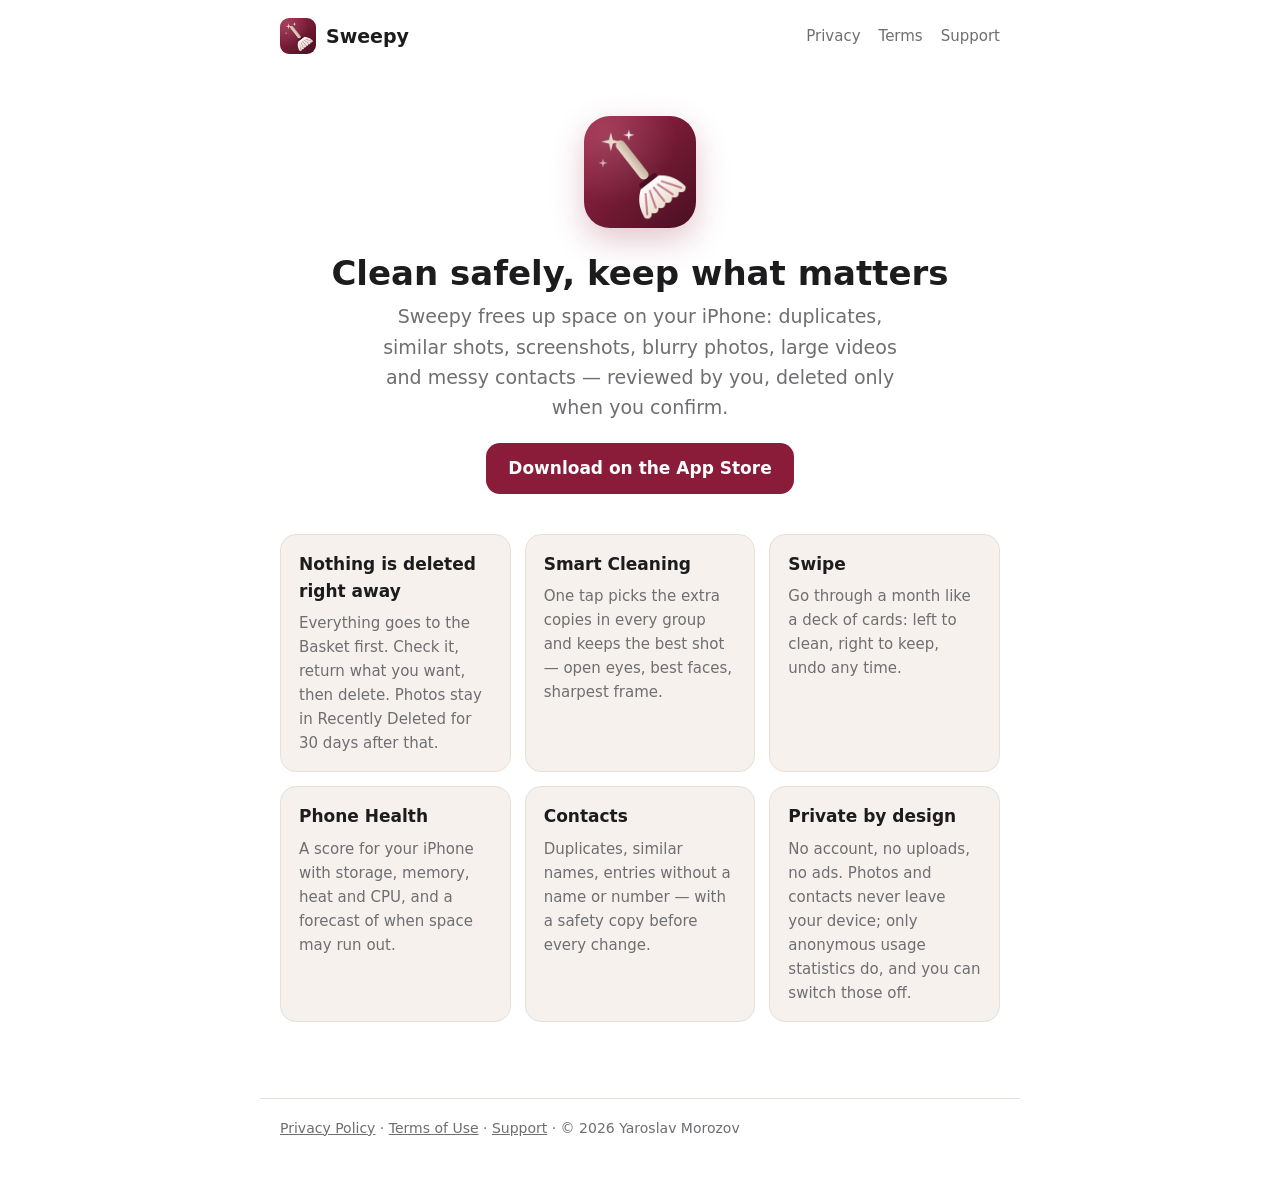
<file: index.html>
<!doctype html>
<html lang="en">
<head>
<meta charset="utf-8">
<meta name="viewport" content="width=device-width, initial-scale=1">
<title>Sweepy — Photo &amp; Storage Cleaner for iPhone</title>
<meta name="description" content="Sweepy finds duplicate and similar photos, screenshots and large videos on your iPhone. Nothing is deleted until you say so. Everything runs on your device.">
<link rel="stylesheet" href="style.css">
</head>
<body>
<header class="top">
  <a class="brand" href="index.html"><img src="icon.png" alt="" width="36" height="36"> Sweepy</a>
  <nav><a href="privacy.html">Privacy</a><a href="terms.html">Terms</a><a href="support.html">Support</a></nav>
</header>

<main>
<section class="hero">
  <img src="icon.png" alt="Sweepy icon">
  <h1>Clean safely, keep what matters</h1>
  <p>Sweepy frees up space on your iPhone: duplicates, similar shots, screenshots, blurry photos, large videos and messy contacts — reviewed by you, deleted only when you confirm.</p>
  <a class="button" href="APP_STORE_URL">Download on the App Store</a>
</section>

<div class="grid">
  <div class="card"><h3>Nothing is deleted right away</h3><p>Everything goes to the Basket first. Check it, return what you want, then delete. Photos stay in Recently Deleted for 30 days after that.</p></div>
  <div class="card"><h3>Smart Cleaning</h3><p>One tap picks the extra copies in every group and keeps the best shot — open eyes, best faces, sharpest frame.</p></div>
  <div class="card"><h3>Swipe</h3><p>Go through a month like a deck of cards: left to clean, right to keep, undo any time.</p></div>
  <div class="card"><h3>Phone Health</h3><p>A score for your iPhone with storage, memory, heat and CPU, and a forecast of when space may run out.</p></div>
  <div class="card"><h3>Contacts</h3><p>Duplicates, similar names, entries without a name or number — with a safety copy before every change.</p></div>
  <div class="card"><h3>Private by design</h3><p>No account, no uploads, no ads. Photos and contacts never leave your device; only anonymous usage statistics do, and you can switch those off.</p></div>
</div>
</main>

<footer><a href="privacy.html">Privacy Policy</a> · <a href="terms.html">Terms of Use</a> · <a href="support.html">Support</a> · © 2026 Yaroslav Morozov</footer>
</body>
</html>
</file>
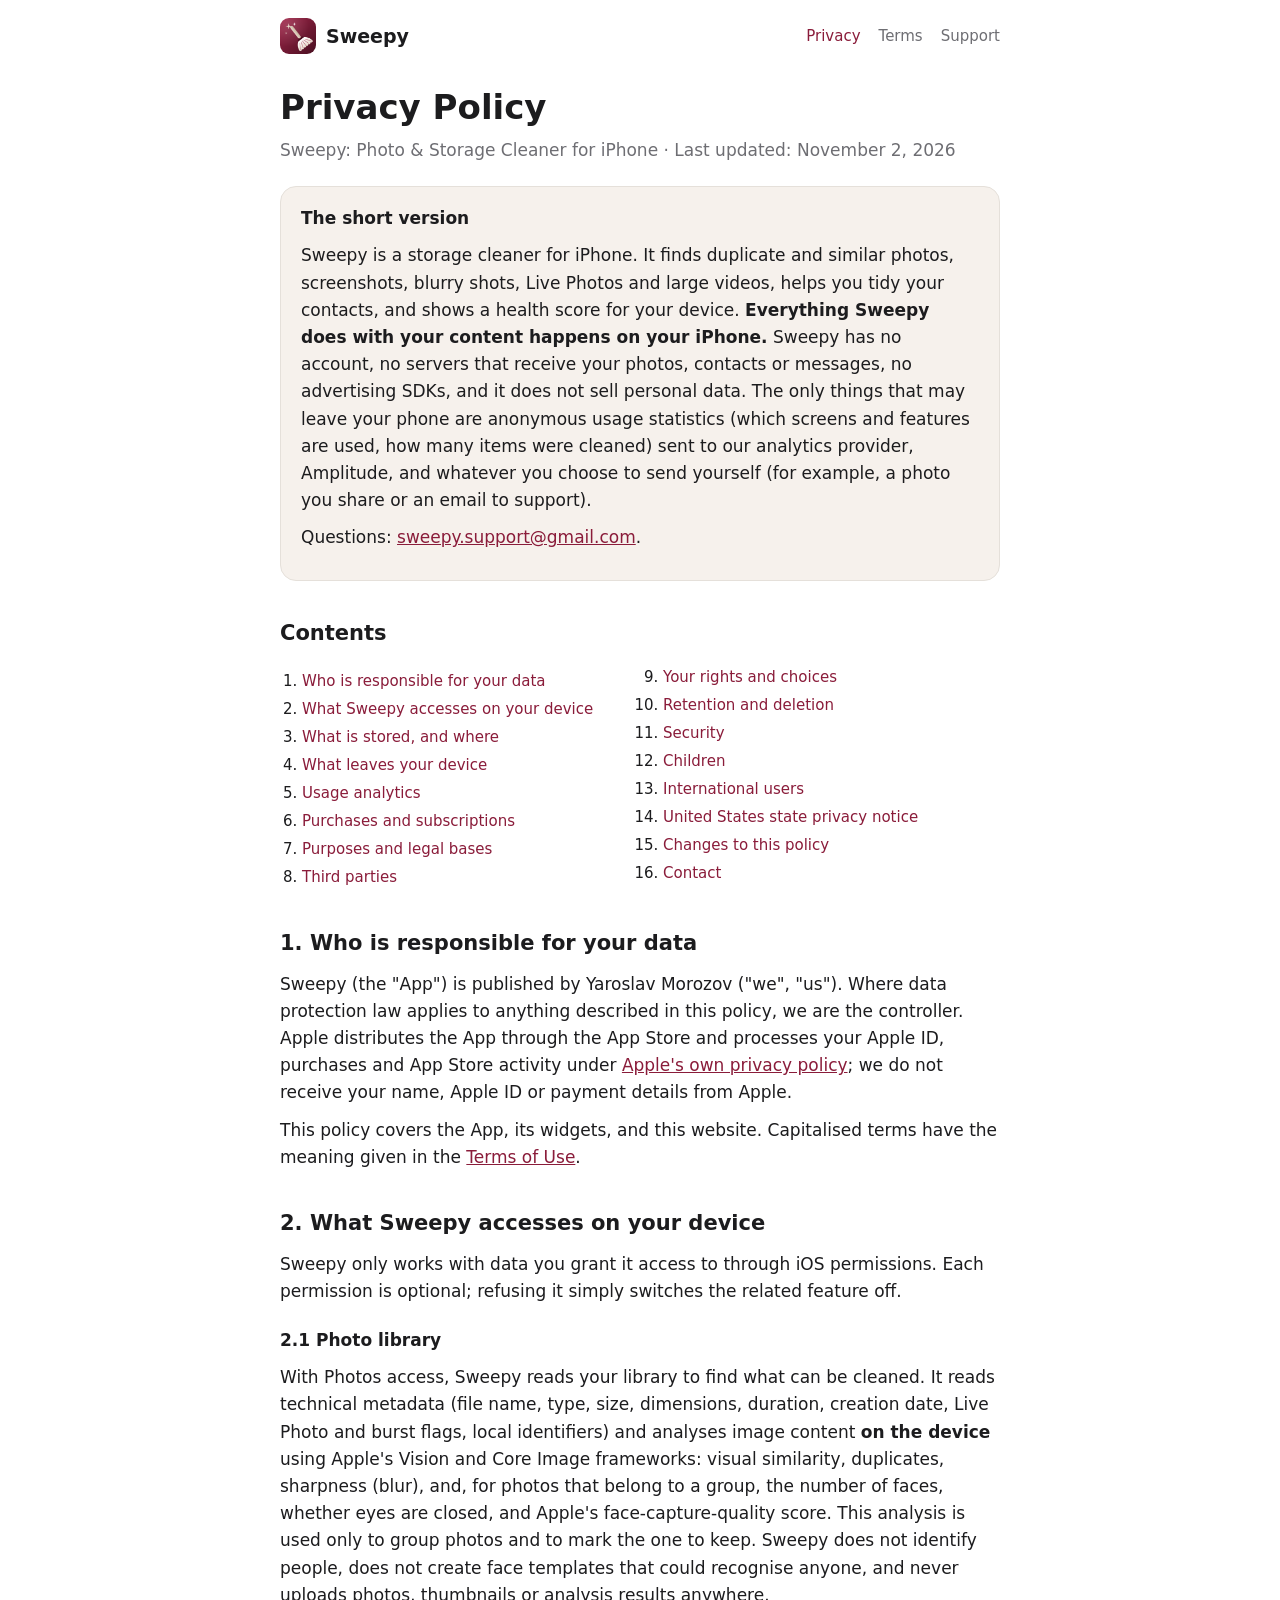
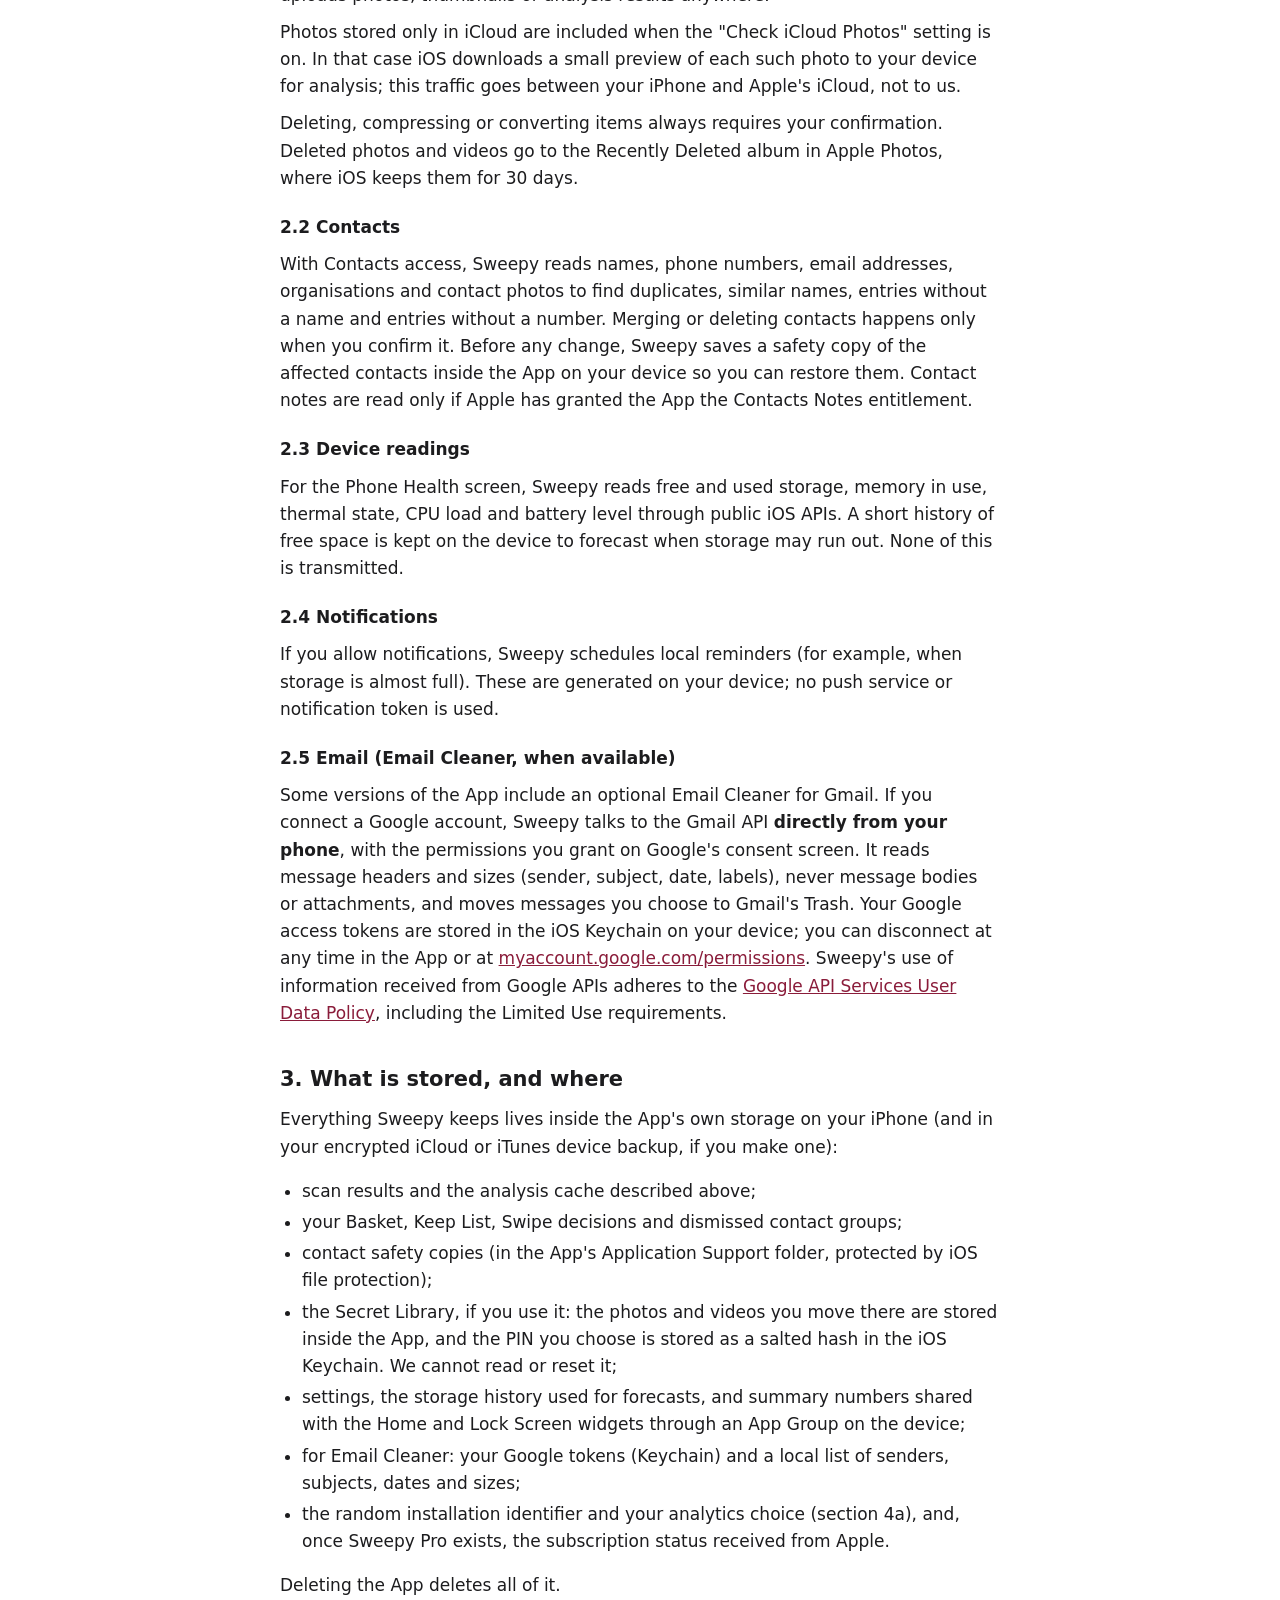
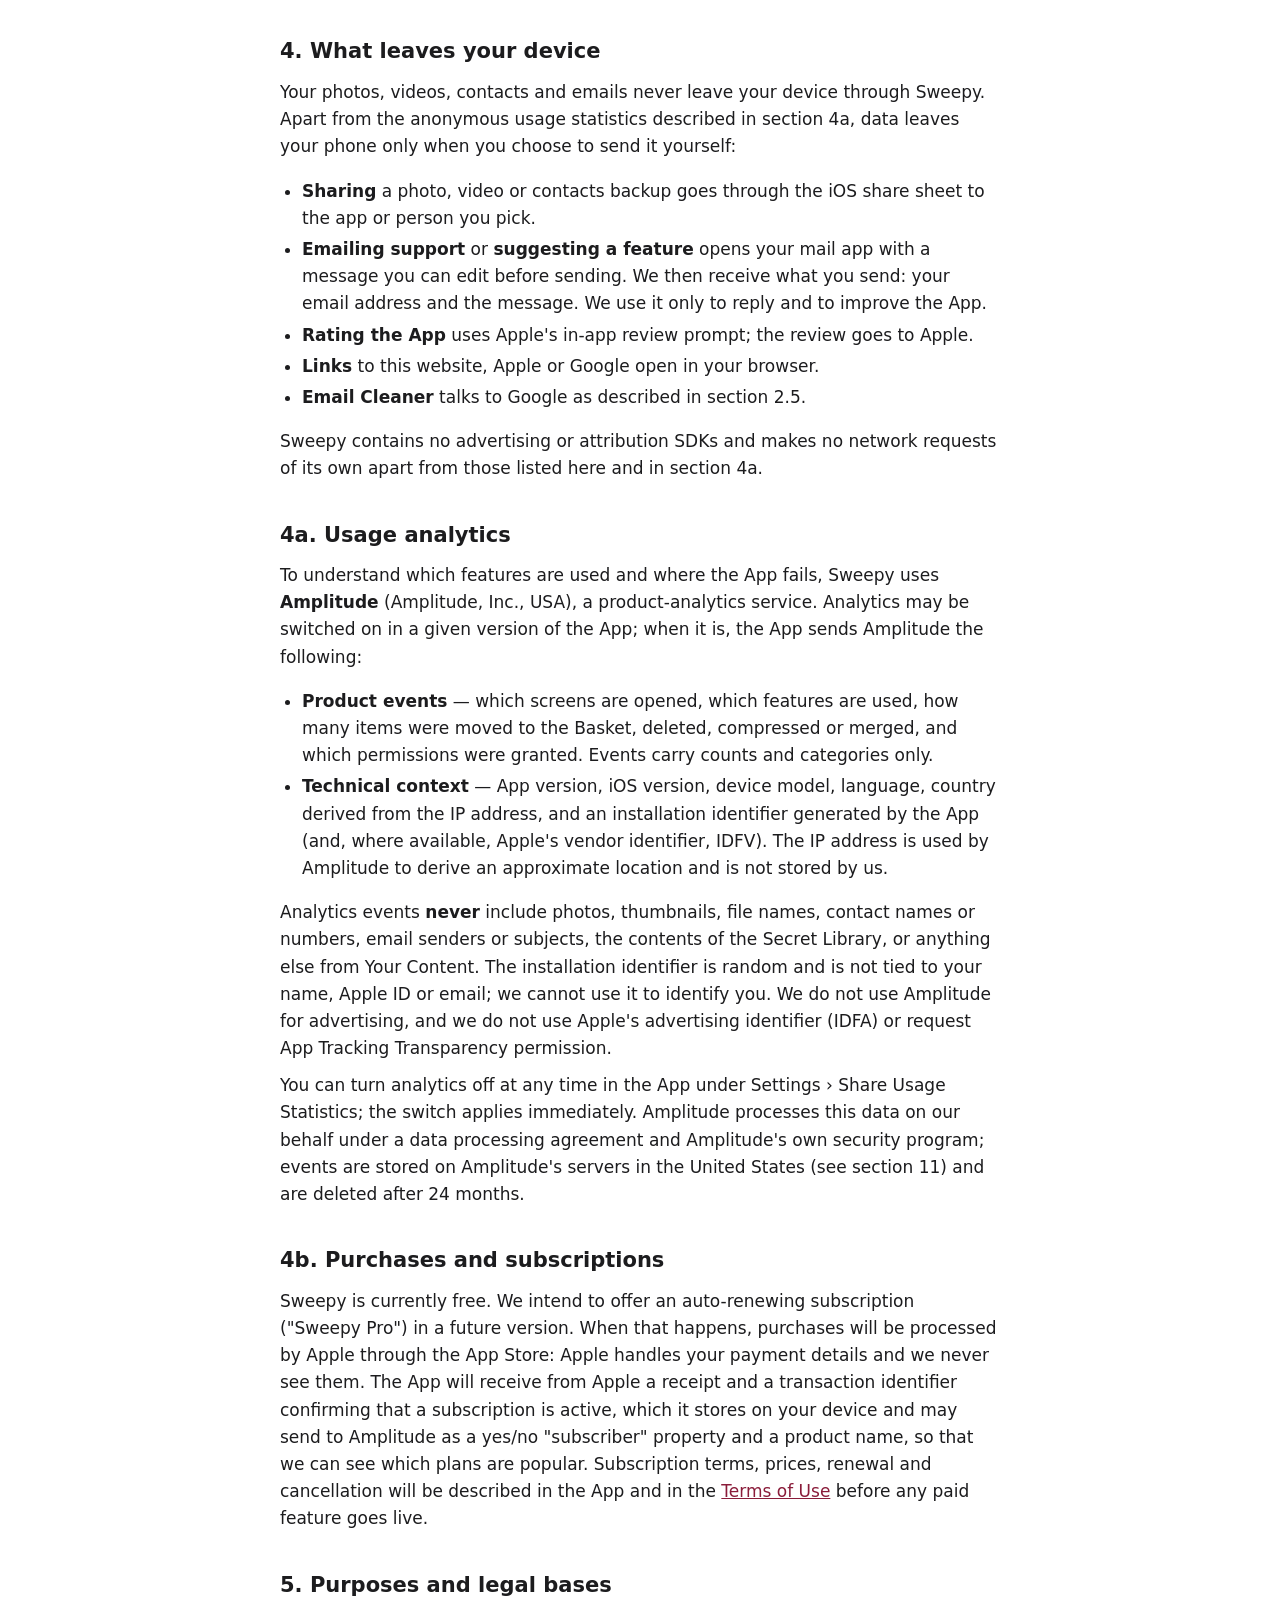
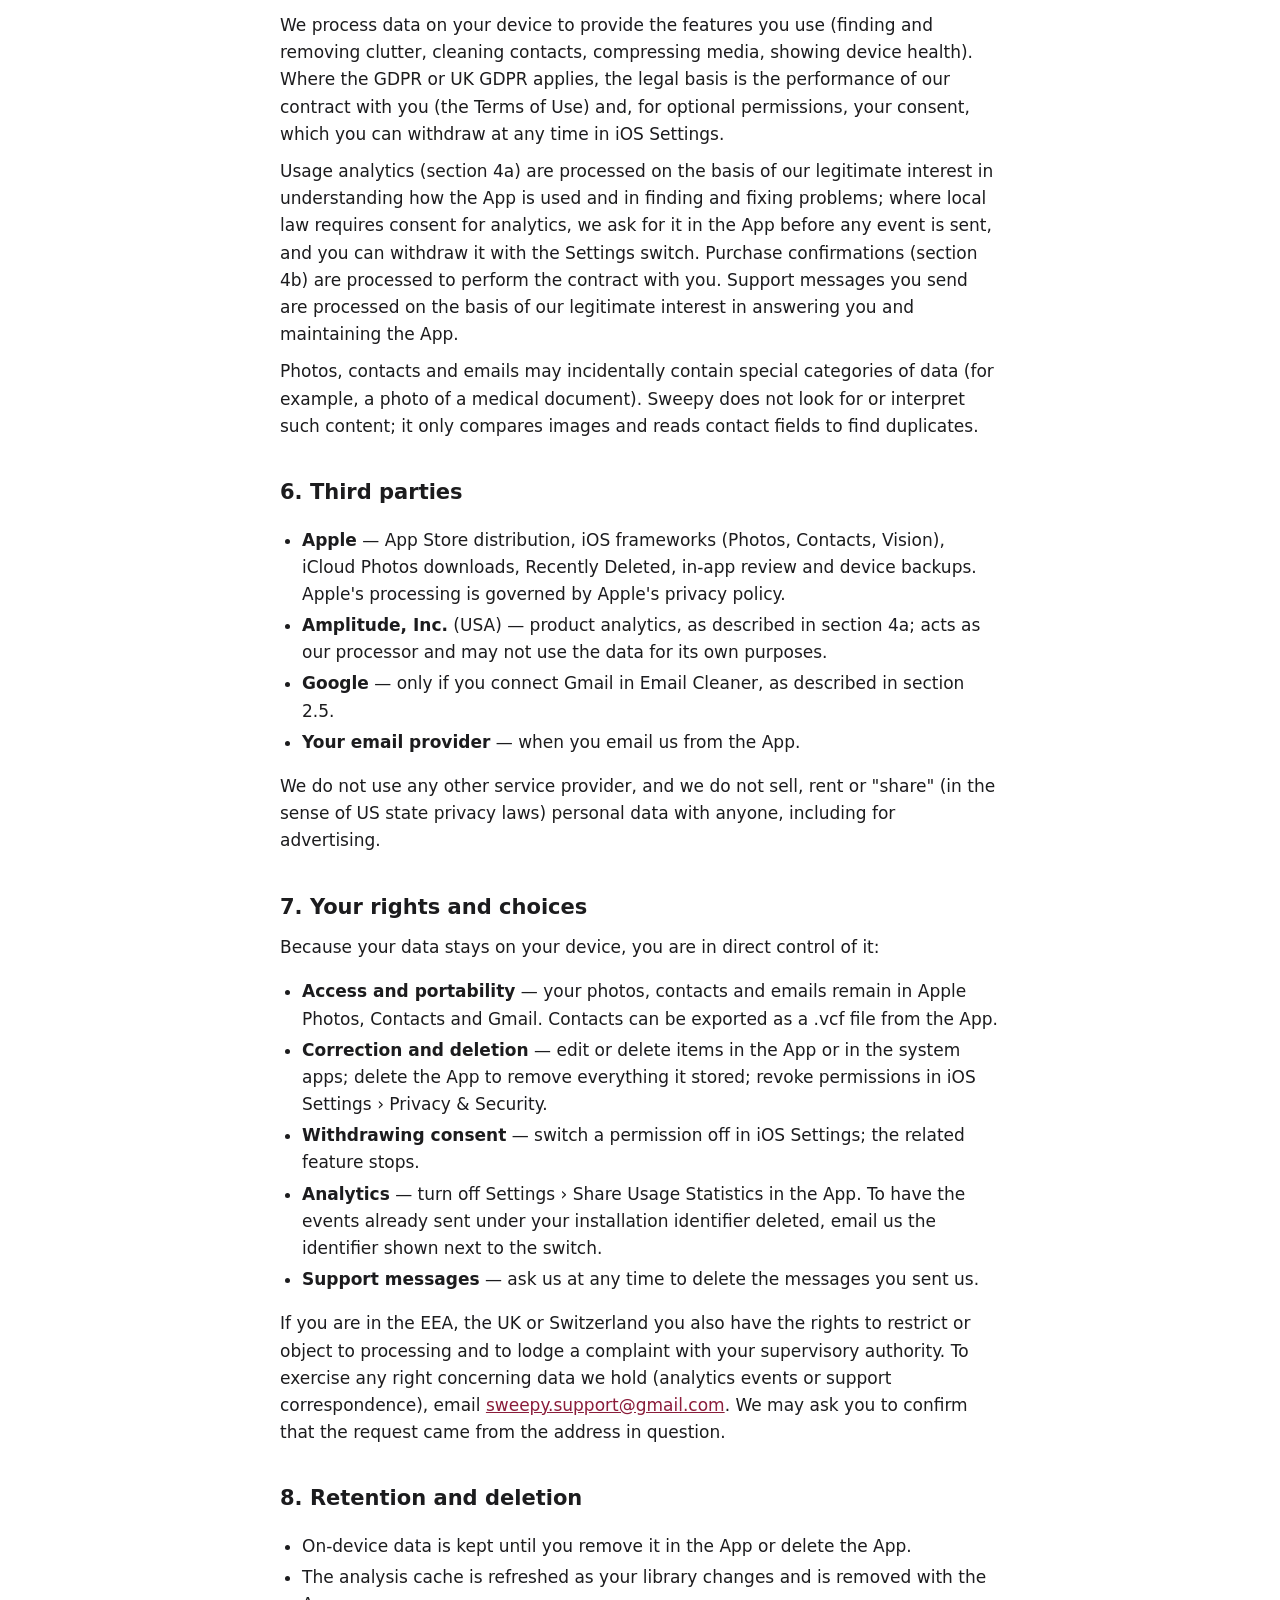
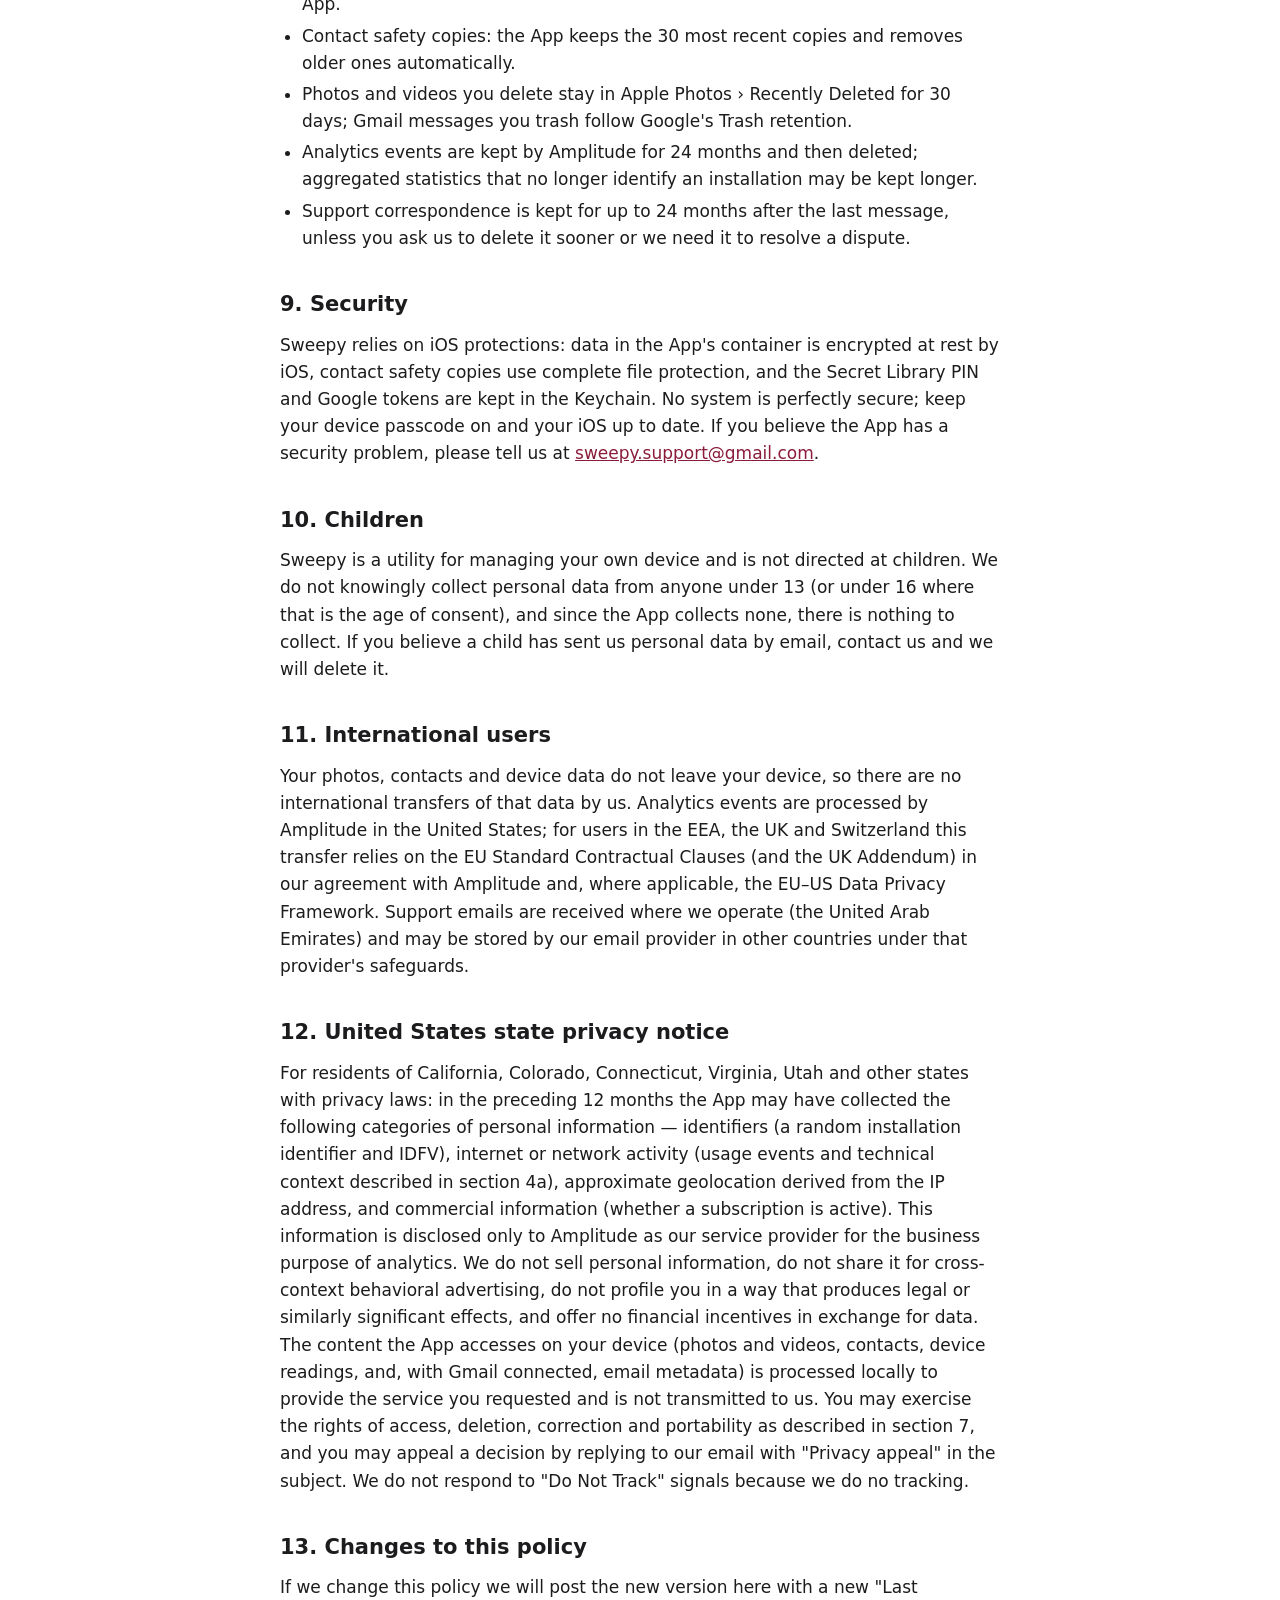
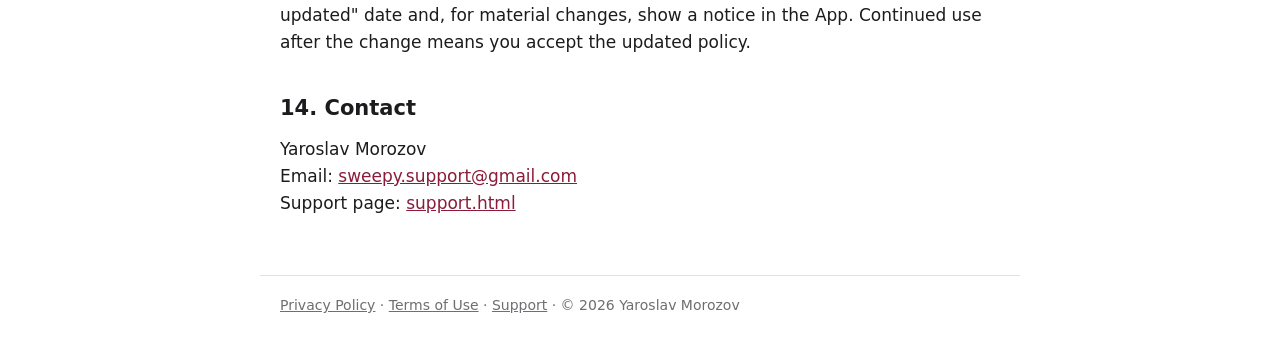
<file: privacy.html>
<!doctype html>
<html lang="en">
<head>
<meta charset="utf-8">
<meta name="viewport" content="width=device-width, initial-scale=1">
<title>Sweepy — Privacy Policy</title>
<link rel="stylesheet" href="style.css">
</head>
<body>
<header class="top">
  <a class="brand" href="index.html"><img src="icon.png" alt="" width="36" height="36"> Sweepy</a>
  <nav><a href="privacy.html" class="active">Privacy</a><a href="terms.html">Terms</a><a href="support.html">Support</a></nav>
</header>

<main>
<h1>Privacy Policy</h1>
<p class="muted">Sweepy: Photo &amp; Storage Cleaner for iPhone · Last updated: November 2, 2026</p>

<div class="box">
  <h2 class="box-title">The short version</h2>
  <p>Sweepy is a storage cleaner for iPhone. It finds duplicate and similar photos, screenshots, blurry shots, Live Photos and large videos, helps you tidy your contacts, and shows a health score for your device. <strong>Everything Sweepy does with your content happens on your iPhone.</strong> Sweepy has no account, no servers that receive your photos, contacts or messages, no advertising SDKs, and it does not sell personal data. The only things that may leave your phone are anonymous usage statistics (which screens and features are used, how many items were cleaned) sent to our analytics provider, Amplitude, and whatever you choose to send yourself (for example, a photo you share or an email to support).</p>
  <p>Questions: <a href="mailto:sweepy.support@gmail.com">sweepy.support@gmail.com</a>.</p>
</div>

<h2>Contents</h2>
<ol class="toc">
  <li><a href="#s1">Who is responsible for your data</a></li>
  <li><a href="#s2">What Sweepy accesses on your device</a></li>
  <li><a href="#s3">What is stored, and where</a></li>
  <li><a href="#s4">What leaves your device</a></li>
  <li><a href="#s4a">Usage analytics</a></li>
  <li><a href="#s4b">Purchases and subscriptions</a></li>
  <li><a href="#s5">Purposes and legal bases</a></li>
  <li><a href="#s6">Third parties</a></li>
  <li><a href="#s7">Your rights and choices</a></li>
  <li><a href="#s8">Retention and deletion</a></li>
  <li><a href="#s9">Security</a></li>
  <li><a href="#s10">Children</a></li>
  <li><a href="#s11">International users</a></li>
  <li><a href="#s12">United States state privacy notice</a></li>
  <li><a href="#s13">Changes to this policy</a></li>
  <li><a href="#s14">Contact</a></li>
</ol>

<h2 id="s1">1. Who is responsible for your data</h2>
<p>Sweepy (the "App") is published by Yaroslav Morozov ("we", "us"). Where data protection law applies to anything described in this policy, we are the controller. Apple distributes the App through the App Store and processes your Apple ID, purchases and App Store activity under <a href="https://www.apple.com/legal/privacy/">Apple's own privacy policy</a>; we do not receive your name, Apple ID or payment details from Apple.</p>
<p>This policy covers the App, its widgets, and this website. Capitalised terms have the meaning given in the <a href="terms.html">Terms of Use</a>.</p>

<h2 id="s2">2. What Sweepy accesses on your device</h2>
<p>Sweepy only works with data you grant it access to through iOS permissions. Each permission is optional; refusing it simply switches the related feature off.</p>

<h3>2.1 Photo library</h3>
<p>With Photos access, Sweepy reads your library to find what can be cleaned. It reads technical metadata (file name, type, size, dimensions, duration, creation date, Live Photo and burst flags, local identifiers) and analyses image content <strong>on the device</strong> using Apple's Vision and Core Image frameworks: visual similarity, duplicates, sharpness (blur), and, for photos that belong to a group, the number of faces, whether eyes are closed, and Apple's face-capture-quality score. This analysis is used only to group photos and to mark the one to keep. Sweepy does not identify people, does not create face templates that could recognise anyone, and never uploads photos, thumbnails or analysis results anywhere.</p>
<p>Photos stored only in iCloud are included when the "Check iCloud Photos" setting is on. In that case iOS downloads a small preview of each such photo to your device for analysis; this traffic goes between your iPhone and Apple's iCloud, not to us.</p>
<p>Deleting, compressing or converting items always requires your confirmation. Deleted photos and videos go to the Recently Deleted album in Apple Photos, where iOS keeps them for 30 days.</p>

<h3>2.2 Contacts</h3>
<p>With Contacts access, Sweepy reads names, phone numbers, email addresses, organisations and contact photos to find duplicates, similar names, entries without a name and entries without a number. Merging or deleting contacts happens only when you confirm it. Before any change, Sweepy saves a safety copy of the affected contacts inside the App on your device so you can restore them. Contact notes are read only if Apple has granted the App the Contacts Notes entitlement.</p>

<h3>2.3 Device readings</h3>
<p>For the Phone Health screen, Sweepy reads free and used storage, memory in use, thermal state, CPU load and battery level through public iOS APIs. A short history of free space is kept on the device to forecast when storage may run out. None of this is transmitted.</p>

<h3>2.4 Notifications</h3>
<p>If you allow notifications, Sweepy schedules local reminders (for example, when storage is almost full). These are generated on your device; no push service or notification token is used.</p>

<h3>2.5 Email (Email Cleaner, when available)</h3>
<p>Some versions of the App include an optional Email Cleaner for Gmail. If you connect a Google account, Sweepy talks to the Gmail API <strong>directly from your phone</strong>, with the permissions you grant on Google's consent screen. It reads message headers and sizes (sender, subject, date, labels), never message bodies or attachments, and moves messages you choose to Gmail's Trash. Your Google access tokens are stored in the iOS Keychain on your device; you can disconnect at any time in the App or at <a href="https://myaccount.google.com/permissions">myaccount.google.com/permissions</a>. Sweepy's use of information received from Google APIs adheres to the <a href="https://developers.google.com/terms/api-services-user-data-policy">Google API Services User Data Policy</a>, including the Limited Use requirements.</p>

<h2 id="s3">3. What is stored, and where</h2>
<p>Everything Sweepy keeps lives inside the App's own storage on your iPhone (and in your encrypted iCloud or iTunes device backup, if you make one):</p>
<ul>
  <li>scan results and the analysis cache described above;</li>
  <li>your Basket, Keep List, Swipe decisions and dismissed contact groups;</li>
  <li>contact safety copies (in the App's Application Support folder, protected by iOS file protection);</li>
  <li>the Secret Library, if you use it: the photos and videos you move there are stored inside the App, and the PIN you choose is stored as a salted hash in the iOS Keychain. We cannot read or reset it;</li>
  <li>settings, the storage history used for forecasts, and summary numbers shared with the Home and Lock Screen widgets through an App Group on the device;</li>
  <li>for Email Cleaner: your Google tokens (Keychain) and a local list of senders, subjects, dates and sizes;</li>
  <li>the random installation identifier and your analytics choice (section 4a), and, once Sweepy Pro exists, the subscription status received from Apple.</li>
</ul>
<p>Deleting the App deletes all of it.</p>

<h2 id="s4">4. What leaves your device</h2>
<p>Your photos, videos, contacts and emails never leave your device through Sweepy. Apart from the anonymous usage statistics described in section 4a, data leaves your phone only when you choose to send it yourself:</p>
<ul>
  <li><strong>Sharing</strong> a photo, video or contacts backup goes through the iOS share sheet to the app or person you pick.</li>
  <li><strong>Emailing support</strong> or <strong>suggesting a feature</strong> opens your mail app with a message you can edit before sending. We then receive what you send: your email address and the message. We use it only to reply and to improve the App.</li>
  <li><strong>Rating the App</strong> uses Apple's in-app review prompt; the review goes to Apple.</li>
  <li><strong>Links</strong> to this website, Apple or Google open in your browser.</li>
  <li><strong>Email Cleaner</strong> talks to Google as described in section 2.5.</li>
</ul>
<p>Sweepy contains no advertising or attribution SDKs and makes no network requests of its own apart from those listed here and in section 4a.</p>

<h2 id="s4a">4a. Usage analytics</h2>
<p>To understand which features are used and where the App fails, Sweepy uses <strong>Amplitude</strong> (Amplitude, Inc., USA), a product-analytics service. Analytics may be switched on in a given version of the App; when it is, the App sends Amplitude the following:</p>
<ul>
  <li><strong>Product events</strong> — which screens are opened, which features are used, how many items were moved to the Basket, deleted, compressed or merged, and which permissions were granted. Events carry counts and categories only.</li>
  <li><strong>Technical context</strong> — App version, iOS version, device model, language, country derived from the IP address, and an installation identifier generated by the App (and, where available, Apple's vendor identifier, IDFV). The IP address is used by Amplitude to derive an approximate location and is not stored by us.</li>
</ul>
<p>Analytics events <strong>never</strong> include photos, thumbnails, file names, contact names or numbers, email senders or subjects, the contents of the Secret Library, or anything else from Your Content. The installation identifier is random and is not tied to your name, Apple ID or email; we cannot use it to identify you. We do not use Amplitude for advertising, and we do not use Apple's advertising identifier (IDFA) or request App Tracking Transparency permission.</p>
<p>You can turn analytics off at any time in the App under Settings › Share Usage Statistics; the switch applies immediately. Amplitude processes this data on our behalf under a data processing agreement and Amplitude's own security program; events are stored on Amplitude's servers in the United States (see section 11) and are deleted after 24 months.</p>

<h2 id="s4b">4b. Purchases and subscriptions</h2>
<p>Sweepy is currently free. We intend to offer an auto-renewing subscription ("Sweepy Pro") in a future version. When that happens, purchases will be processed by Apple through the App Store: Apple handles your payment details and we never see them. The App will receive from Apple a receipt and a transaction identifier confirming that a subscription is active, which it stores on your device and may send to Amplitude as a yes/no "subscriber" property and a product name, so that we can see which plans are popular. Subscription terms, prices, renewal and cancellation will be described in the App and in the <a href="terms.html#t10">Terms of Use</a> before any paid feature goes live.</p>

<h2 id="s5">5. Purposes and legal bases</h2>
<p>We process data on your device to provide the features you use (finding and removing clutter, cleaning contacts, compressing media, showing device health). Where the GDPR or UK GDPR applies, the legal basis is the performance of our contract with you (the Terms of Use) and, for optional permissions, your consent, which you can withdraw at any time in iOS Settings.</p>
<p>Usage analytics (section 4a) are processed on the basis of our legitimate interest in understanding how the App is used and in finding and fixing problems; where local law requires consent for analytics, we ask for it in the App before any event is sent, and you can withdraw it with the Settings switch. Purchase confirmations (section 4b) are processed to perform the contract with you. Support messages you send are processed on the basis of our legitimate interest in answering you and maintaining the App.</p>
<p>Photos, contacts and emails may incidentally contain special categories of data (for example, a photo of a medical document). Sweepy does not look for or interpret such content; it only compares images and reads contact fields to find duplicates.</p>

<h2 id="s6">6. Third parties</h2>
<ul>
  <li><strong>Apple</strong> — App Store distribution, iOS frameworks (Photos, Contacts, Vision), iCloud Photos downloads, Recently Deleted, in-app review and device backups. Apple's processing is governed by Apple's privacy policy.</li>
  <li><strong>Amplitude, Inc.</strong> (USA) — product analytics, as described in section 4a; acts as our processor and may not use the data for its own purposes.</li>
  <li><strong>Google</strong> — only if you connect Gmail in Email Cleaner, as described in section 2.5.</li>
  <li><strong>Your email provider</strong> — when you email us from the App.</li>
</ul>
<p>We do not use any other service provider, and we do not sell, rent or "share" (in the sense of US state privacy laws) personal data with anyone, including for advertising.</p>

<h2 id="s7">7. Your rights and choices</h2>
<p>Because your data stays on your device, you are in direct control of it:</p>
<ul>
  <li><strong>Access and portability</strong> — your photos, contacts and emails remain in Apple Photos, Contacts and Gmail. Contacts can be exported as a .vcf file from the App.</li>
  <li><strong>Correction and deletion</strong> — edit or delete items in the App or in the system apps; delete the App to remove everything it stored; revoke permissions in iOS Settings › Privacy &amp; Security.</li>
  <li><strong>Withdrawing consent</strong> — switch a permission off in iOS Settings; the related feature stops.</li>
  <li><strong>Analytics</strong> — turn off Settings › Share Usage Statistics in the App. To have the events already sent under your installation identifier deleted, email us the identifier shown next to the switch.</li>
  <li><strong>Support messages</strong> — ask us at any time to delete the messages you sent us.</li>
</ul>
<p>If you are in the EEA, the UK or Switzerland you also have the rights to restrict or object to processing and to lodge a complaint with your supervisory authority. To exercise any right concerning data we hold (analytics events or support correspondence), email <a href="mailto:sweepy.support@gmail.com">sweepy.support@gmail.com</a>. We may ask you to confirm that the request came from the address in question.</p>

<h2 id="s8">8. Retention and deletion</h2>
<ul>
  <li>On-device data is kept until you remove it in the App or delete the App.</li>
  <li>The analysis cache is refreshed as your library changes and is removed with the App.</li>
  <li>Contact safety copies: the App keeps the 30 most recent copies and removes older ones automatically.</li>
  <li>Photos and videos you delete stay in Apple Photos › Recently Deleted for 30 days; Gmail messages you trash follow Google's Trash retention.</li>
  <li>Analytics events are kept by Amplitude for 24 months and then deleted; aggregated statistics that no longer identify an installation may be kept longer.</li>
  <li>Support correspondence is kept for up to 24 months after the last message, unless you ask us to delete it sooner or we need it to resolve a dispute.</li>
</ul>

<h2 id="s9">9. Security</h2>
<p>Sweepy relies on iOS protections: data in the App's container is encrypted at rest by iOS, contact safety copies use complete file protection, and the Secret Library PIN and Google tokens are kept in the Keychain. No system is perfectly secure; keep your device passcode on and your iOS up to date. If you believe the App has a security problem, please tell us at <a href="mailto:sweepy.support@gmail.com">sweepy.support@gmail.com</a>.</p>

<h2 id="s10">10. Children</h2>
<p>Sweepy is a utility for managing your own device and is not directed at children. We do not knowingly collect personal data from anyone under 13 (or under 16 where that is the age of consent), and since the App collects none, there is nothing to collect. If you believe a child has sent us personal data by email, contact us and we will delete it.</p>

<h2 id="s11">11. International users</h2>
<p>Your photos, contacts and device data do not leave your device, so there are no international transfers of that data by us. Analytics events are processed by Amplitude in the United States; for users in the EEA, the UK and Switzerland this transfer relies on the EU Standard Contractual Clauses (and the UK Addendum) in our agreement with Amplitude and, where applicable, the EU–US Data Privacy Framework. Support emails are received where we operate (the United Arab Emirates) and may be stored by our email provider in other countries under that provider's safeguards.</p>

<h2 id="s12">12. United States state privacy notice</h2>
<p>For residents of California, Colorado, Connecticut, Virginia, Utah and other states with privacy laws: in the preceding 12 months the App may have collected the following categories of personal information — identifiers (a random installation identifier and IDFV), internet or network activity (usage events and technical context described in section 4a), approximate geolocation derived from the IP address, and commercial information (whether a subscription is active). This information is disclosed only to Amplitude as our service provider for the business purpose of analytics. We do not sell personal information, do not share it for cross-context behavioral advertising, do not profile you in a way that produces legal or similarly significant effects, and offer no financial incentives in exchange for data. The content the App accesses on your device (photos and videos, contacts, device readings, and, with Gmail connected, email metadata) is processed locally to provide the service you requested and is not transmitted to us. You may exercise the rights of access, deletion, correction and portability as described in section 7, and you may appeal a decision by replying to our email with "Privacy appeal" in the subject. We do not respond to "Do Not Track" signals because we do no tracking.</p>

<h2 id="s13">13. Changes to this policy</h2>
<p>If we change this policy we will post the new version here with a new "Last updated" date and, for material changes, show a notice in the App. Continued use after the change means you accept the updated policy.</p>

<h2 id="s14">14. Contact</h2>
<p>Yaroslav Morozov<br>Email: <a href="mailto:sweepy.support@gmail.com">sweepy.support@gmail.com</a><br>Support page: <a href="support.html">support.html</a></p>
</main>

<footer><a href="privacy.html">Privacy Policy</a> · <a href="terms.html">Terms of Use</a> · <a href="support.html">Support</a> · © 2026 Yaroslav Morozov</footer>
</body>
</html>
</file>
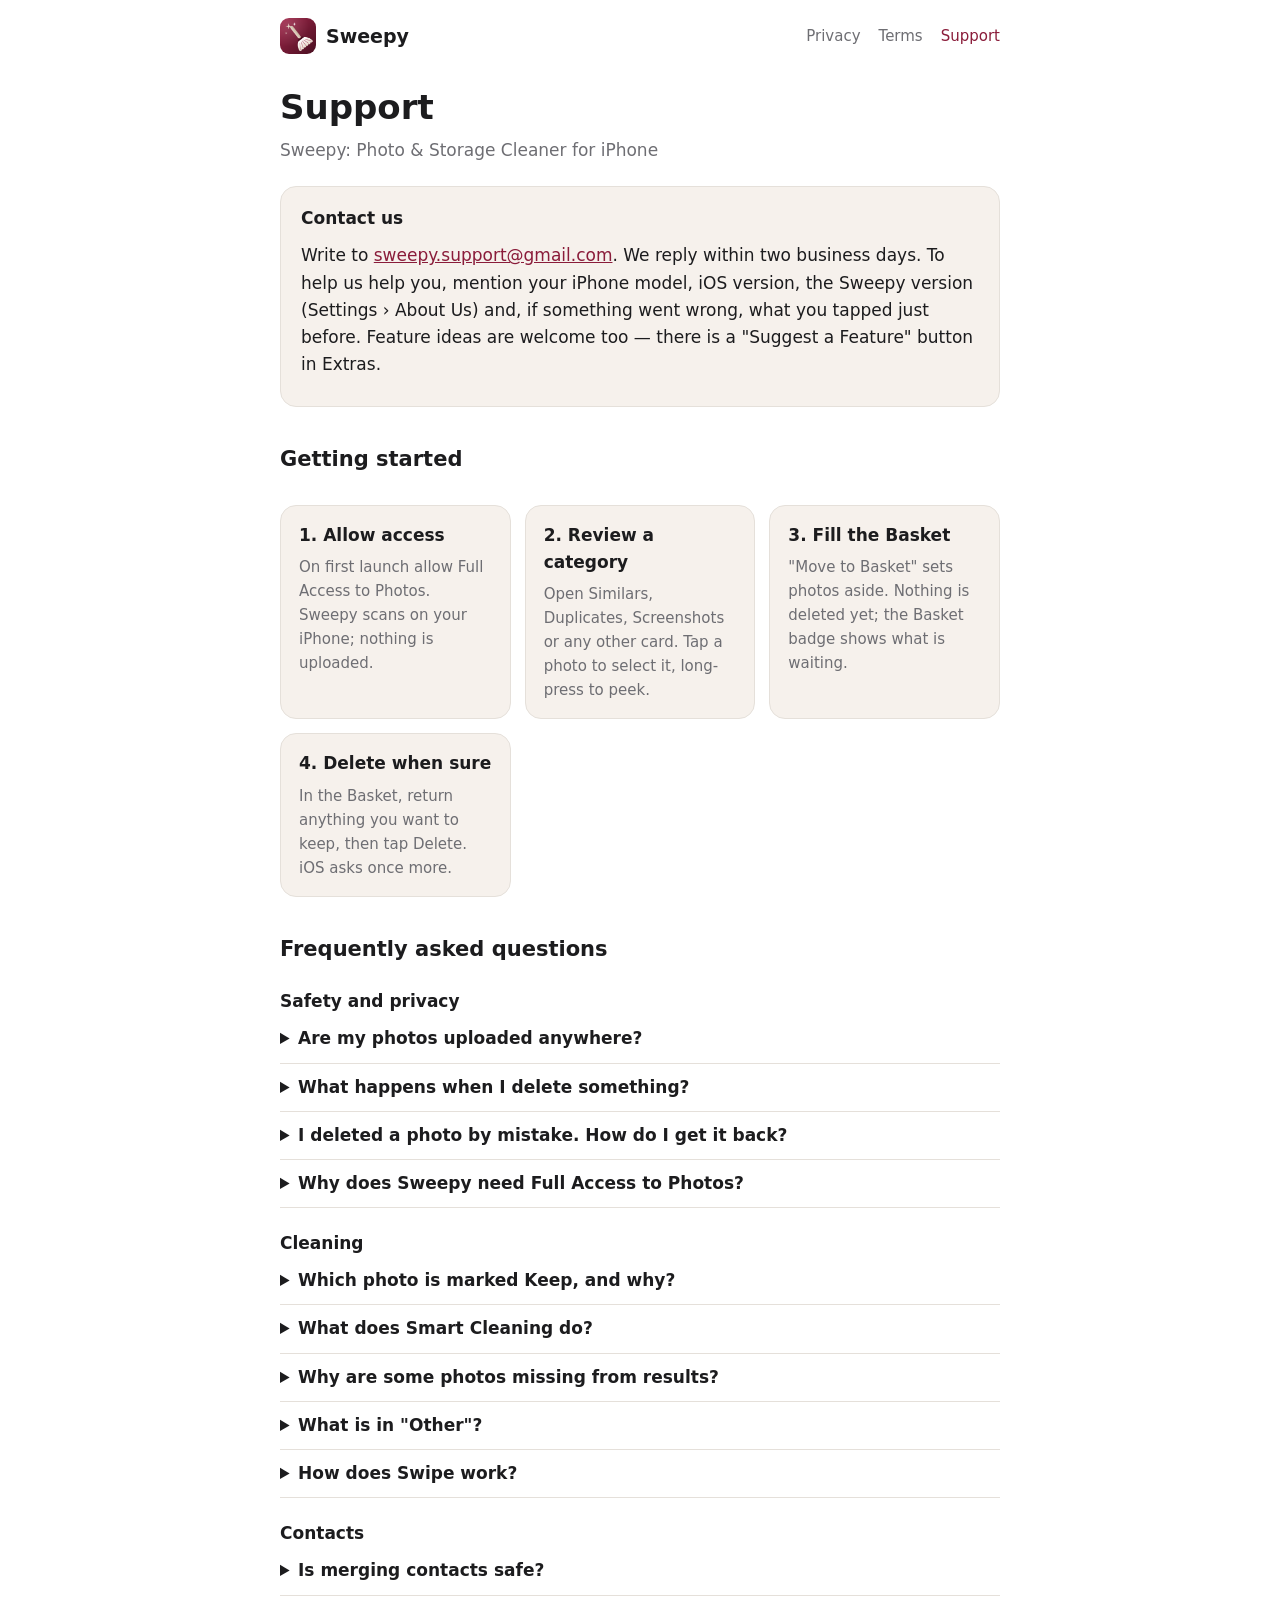
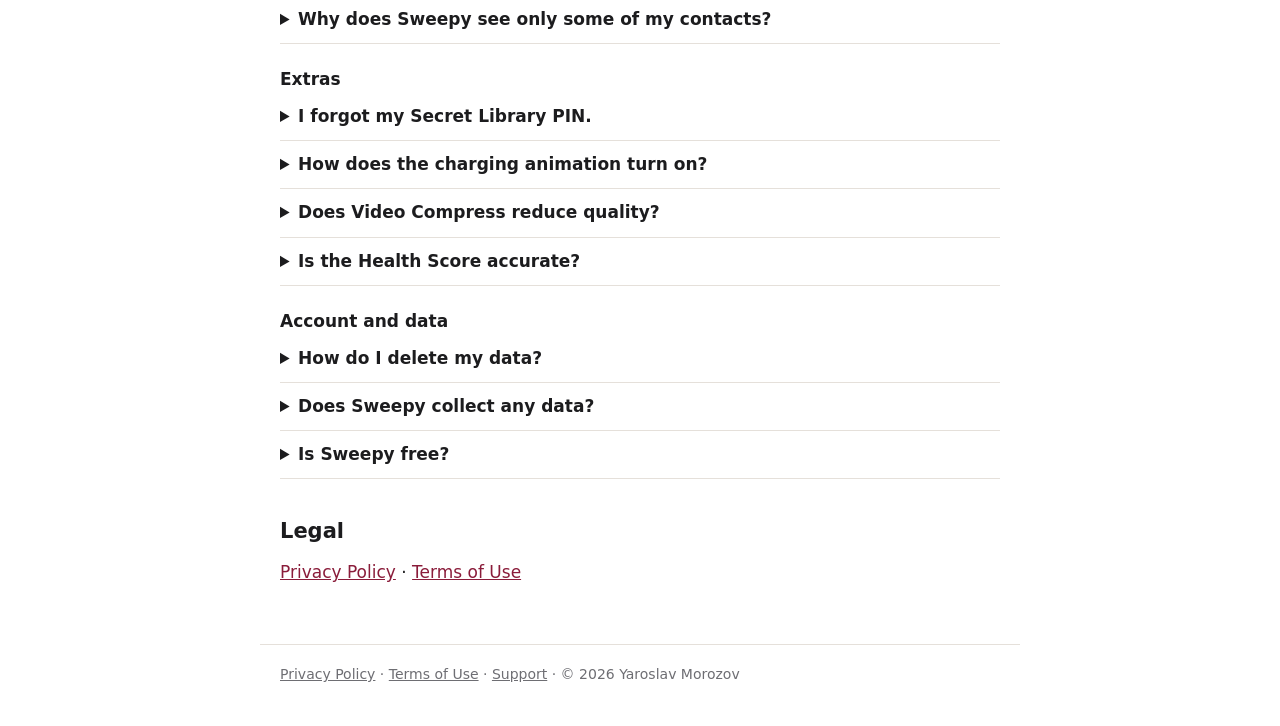
<file: support.html>
<!doctype html>
<html lang="en">
<head>
<meta charset="utf-8">
<meta name="viewport" content="width=device-width, initial-scale=1">
<title>Sweepy — Support</title>
<link rel="stylesheet" href="style.css">
</head>
<body>
<header class="top">
  <a class="brand" href="index.html"><img src="icon.png" alt="" width="36" height="36"> Sweepy</a>
  <nav><a href="privacy.html">Privacy</a><a href="terms.html">Terms</a><a href="support.html" class="active">Support</a></nav>
</header>

<main>
<h1>Support</h1>
<p class="muted">Sweepy: Photo &amp; Storage Cleaner for iPhone</p>

<div class="box">
  <h2 class="box-title">Contact us</h2>
  <p>Write to <a href="mailto:sweepy.support@gmail.com?subject=Sweepy%20support">sweepy.support@gmail.com</a>. We reply within two business days. To help us help you, mention your iPhone model, iOS version, the Sweepy version (Settings › About Us) and, if something went wrong, what you tapped just before. Feature ideas are welcome too — there is a "Suggest a Feature" button in Extras.</p>
</div>

<h2>Getting started</h2>
<div class="grid">
  <div class="card"><h3>1. Allow access</h3><p>On first launch allow Full Access to Photos. Sweepy scans on your iPhone; nothing is uploaded.</p></div>
  <div class="card"><h3>2. Review a category</h3><p>Open Similars, Duplicates, Screenshots or any other card. Tap a photo to select it, long-press to peek.</p></div>
  <div class="card"><h3>3. Fill the Basket</h3><p>"Move to Basket" sets photos aside. Nothing is deleted yet; the Basket badge shows what is waiting.</p></div>
  <div class="card"><h3>4. Delete when sure</h3><p>In the Basket, return anything you want to keep, then tap Delete. iOS asks once more.</p></div>
</div>

<h2>Frequently asked questions</h2>

<h3>Safety and privacy</h3>
<details><summary>Are my photos uploaded anywhere?</summary><p>No. Every scan and all face and blur analysis run on your iPhone using Apple's frameworks. Sweepy has no account and no servers that receive your photos, contacts or emails. See the <a href="privacy.html">Privacy Policy</a>.</p></details>
<details><summary>What happens when I delete something?</summary><p>Nothing is deleted at once. Items go to the Basket first, where you can check them again. When you confirm, iOS shows its own confirmation and moves the photos to Photos › Recently Deleted, where they stay for 30 days. You can restore them from there.</p></details>
<details><summary>I deleted a photo by mistake. How do I get it back?</summary><p>Open the Photos app › Albums › Recently Deleted, select the photo and tap Recover. This works for 30 days after deletion.</p></details>
<details><summary>Why does Sweepy need Full Access to Photos?</summary><p>Limited access shows only the photos you pick, so duplicates elsewhere in your library would be missed. Sweepy reads the library only to find clutter; it never sends photos anywhere.</p></details>

<h3>Cleaning</h3>
<details><summary>Which photo is marked Keep, and why?</summary><p>In every group one photo is marked Keep and is never suggested for deletion: the one where nobody is blinking, with the best-captured faces, then the sharpest and largest. You can select a different one at any time.</p></details>
<details><summary>What does Smart Cleaning do?</summary><p>It collects the extra copies from every group (duplicates, similars, similar videos and screenshots, blurred shots) and sends them to the Basket for review. The photo marked Keep in each group always stays. You still confirm before anything is deleted.</p></details>
<details><summary>Why are some photos missing from results?</summary><p>Photos stored only in iCloud are checked when Settings › Check iCloud Photos is on; iOS downloads a small preview of each for analysis. Photos in the Keep List are skipped. Very large libraries are analysed in the background; the banner on Home shows progress.</p></details>
<details><summary>What is in "Other"?</summary><p>Photos that were not taken with this iPhone's camera and did not come from a messenger: AirDrop, downloads, other devices, exports from editing apps. They are not clutter by definition; the category simply lets you review them in one place.</p></details>
<details><summary>How does Swipe work?</summary><p>Open a month or the Random deck and go through photos one at a time: swipe left (or tap Delete) to send a photo to the Basket, swipe right (or tap Keep) to keep it. Undo takes the last decision back.</p></details>

<h3>Contacts</h3>
<details><summary>Is merging contacts safe?</summary><p>Yes. Before any merge or deletion Sweepy saves a safety copy inside the app. Contacts › Restore lists the copies; Undo appears right after a merge. The review screen shows the merged result before you confirm.</p></details>
<details><summary>Why does Sweepy see only some of my contacts?</summary><p>On iOS 18 and later you may have granted limited access. Tap "Add Contacts" in the banner or allow all contacts in iOS Settings › Privacy &amp; Security › Contacts.</p></details>

<h3>Extras</h3>
<details><summary>I forgot my Secret Library PIN.</summary><p>The PIN is stored only on your device and cannot be recovered. Deleting and reinstalling the app removes the Secret Library and its PIN; export anything important to Photos before you do.</p></details>
<details><summary>How does the charging animation turn on?</summary><p>Through a Shortcuts automation: Shortcuts › Automation › Charger › Is Connected › Open URL <code>sweepy://charging</code>. The Charging Animation screen in Extras walks you through it. It does not run automatically without that automation.</p></details>
<details><summary>Does Video Compress reduce quality?</summary><p>Slightly: videos are re-encoded in HEVC at the quality you choose. The original is replaced only after the compressed copy has been saved successfully. Keep Both leaves the original in place.</p></details>
<details><summary>Is the Health Score accurate?</summary><p>It is an estimate built from storage, memory, thermal state and CPU readings on your device. Use it as a guide, not a diagnosis; Re-Analyze refreshes it.</p></details>

<h3>Account and data</h3>
<details><summary>How do I delete my data?</summary><p>Delete the app. Everything Sweepy stored — scan cache, Basket, Keep List, settings, contact safety copies and the Secret Library — is removed with it. Your photos and contacts in Apple's apps are untouched.</p></details>
<details><summary>Does Sweepy collect any data?</summary><p>Your photos, contacts and emails never leave your device. The app may send anonymous usage statistics (which screens and features are used, how many items were cleaned) to our analytics provider, Amplitude, so we can see what to improve. You can switch this off in Settings › Share Usage Statistics. Details are in the <a href="privacy.html#s4a">Privacy Policy</a>.</p></details>
<details><summary>Is Sweepy free?</summary><p>Yes, the current version is free with no in-app purchases. We plan to add an optional Sweepy Pro subscription later; the features that are free today will stay free.</p></details>

<h2>Legal</h2>
<p><a href="privacy.html">Privacy Policy</a> · <a href="terms.html">Terms of Use</a></p>
</main>

<footer><a href="privacy.html">Privacy Policy</a> · <a href="terms.html">Terms of Use</a> · <a href="support.html">Support</a> · © 2026 Yaroslav Morozov</footer>
</body>
</html>
</file>
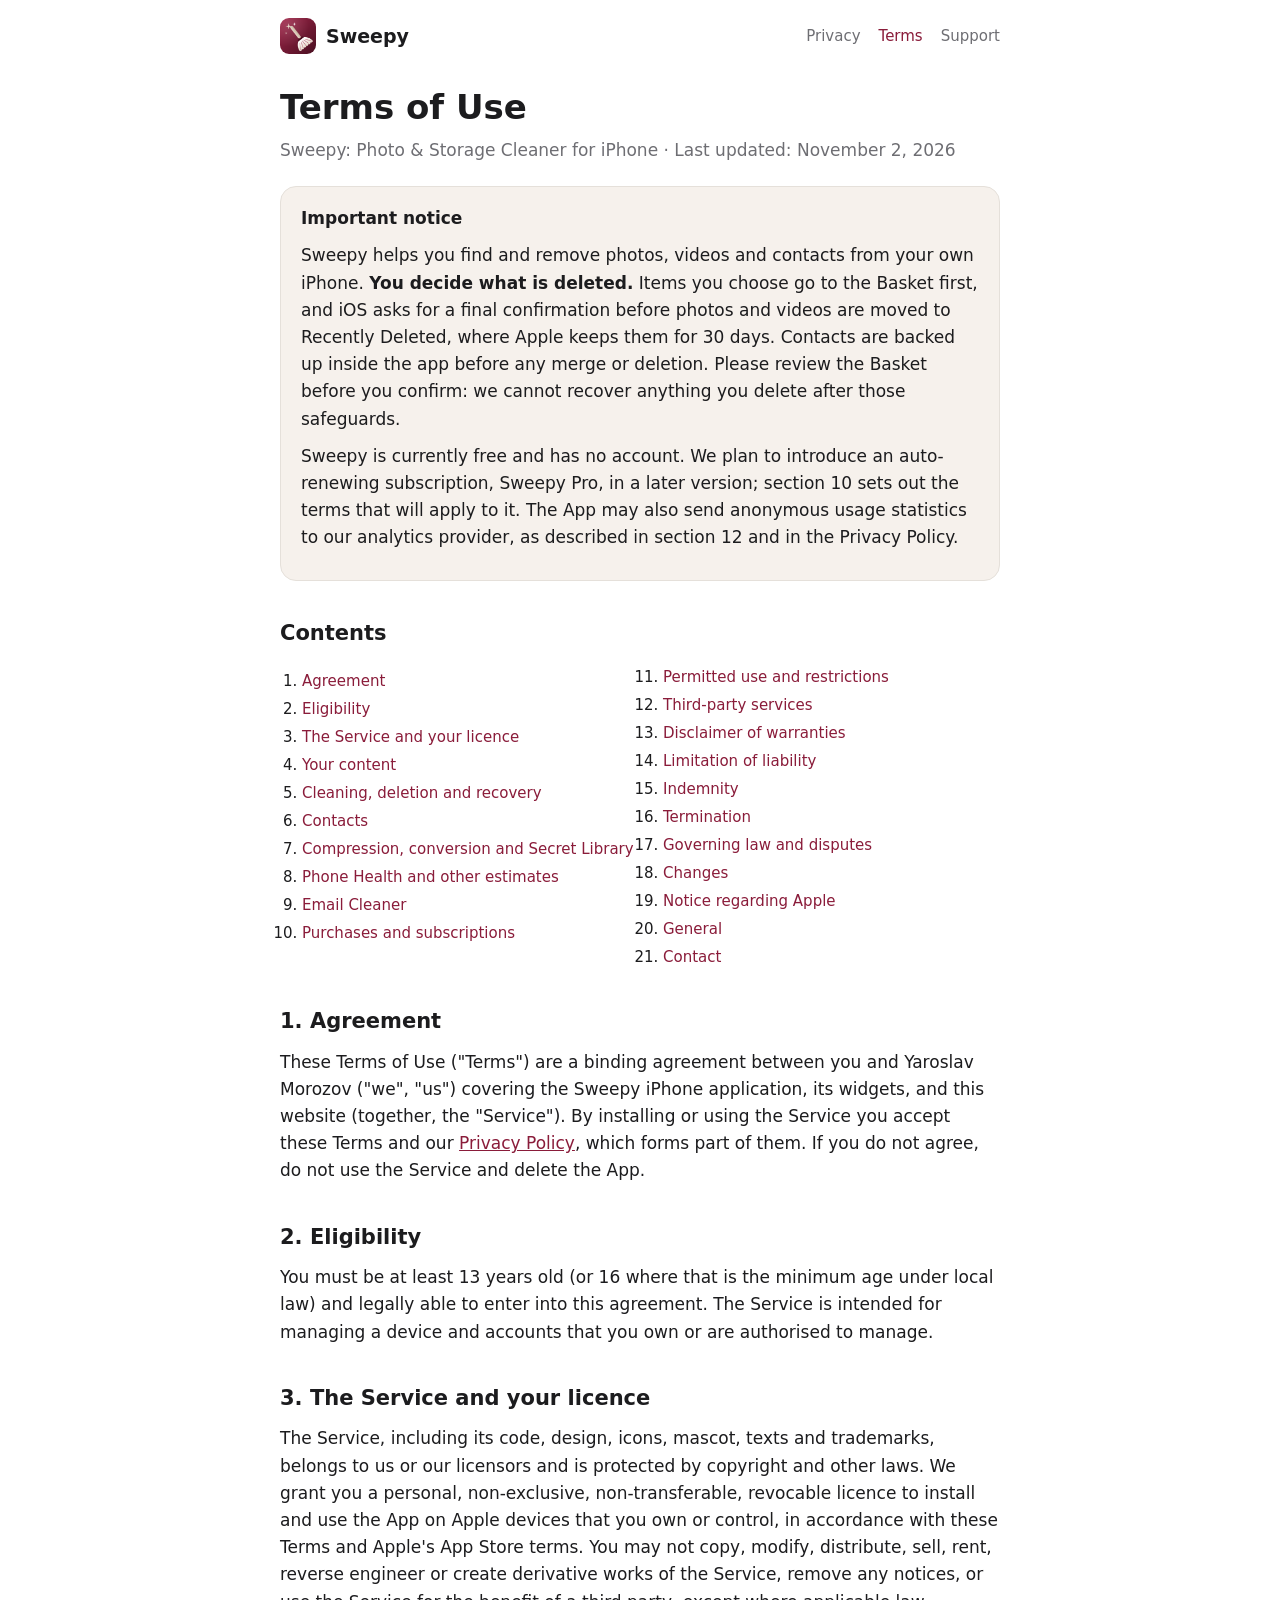
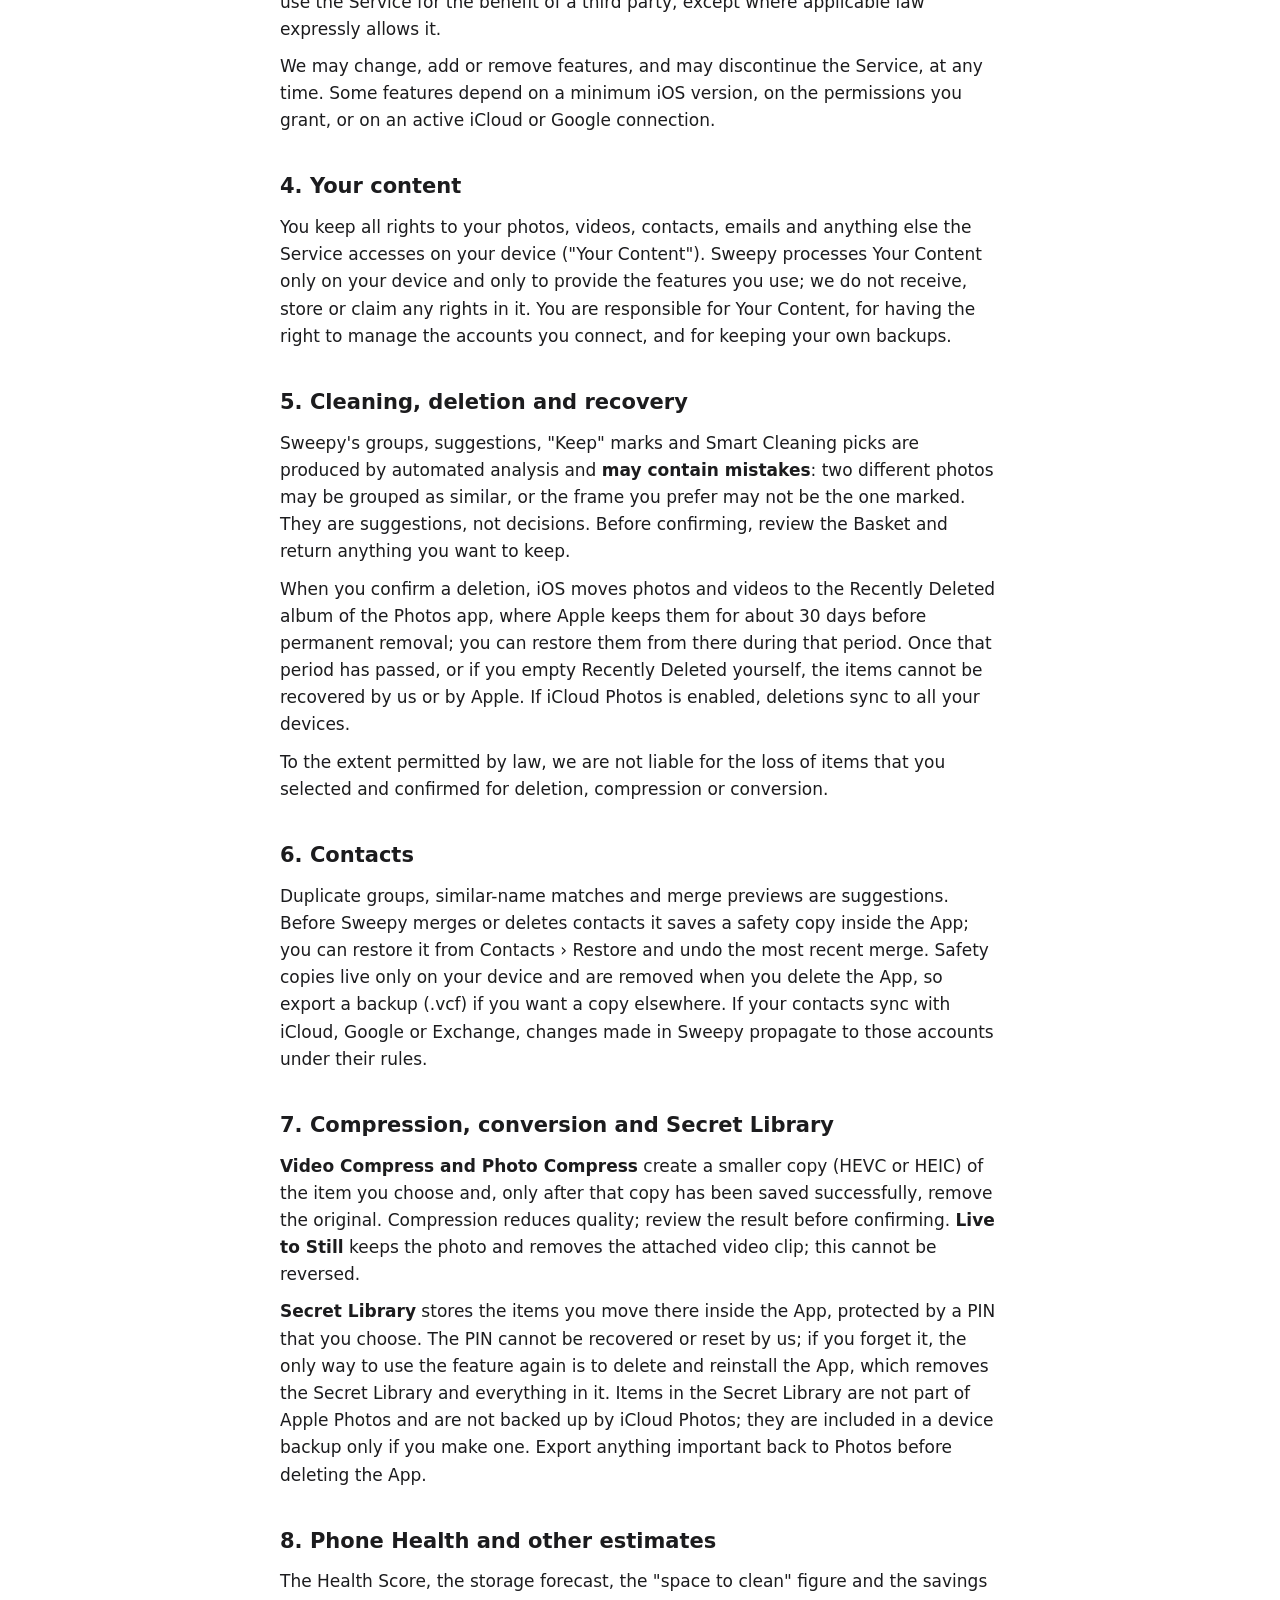
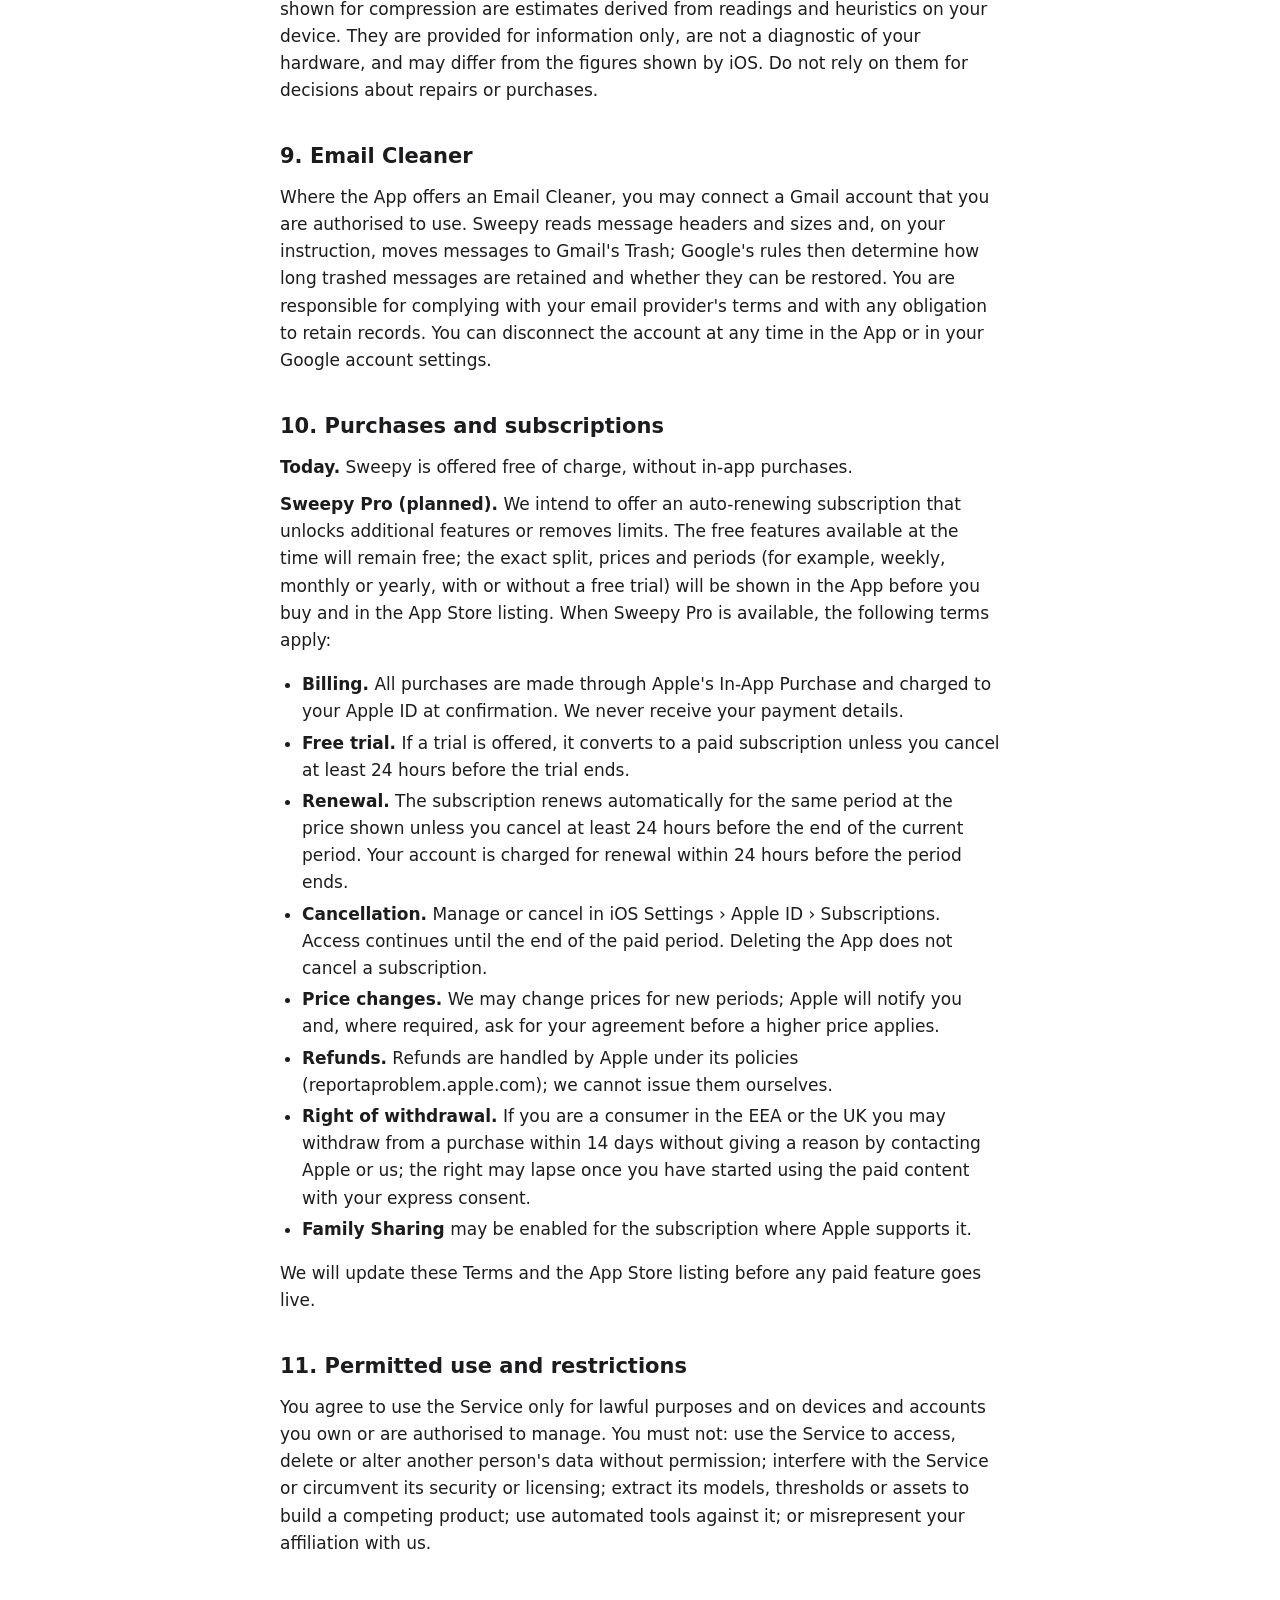
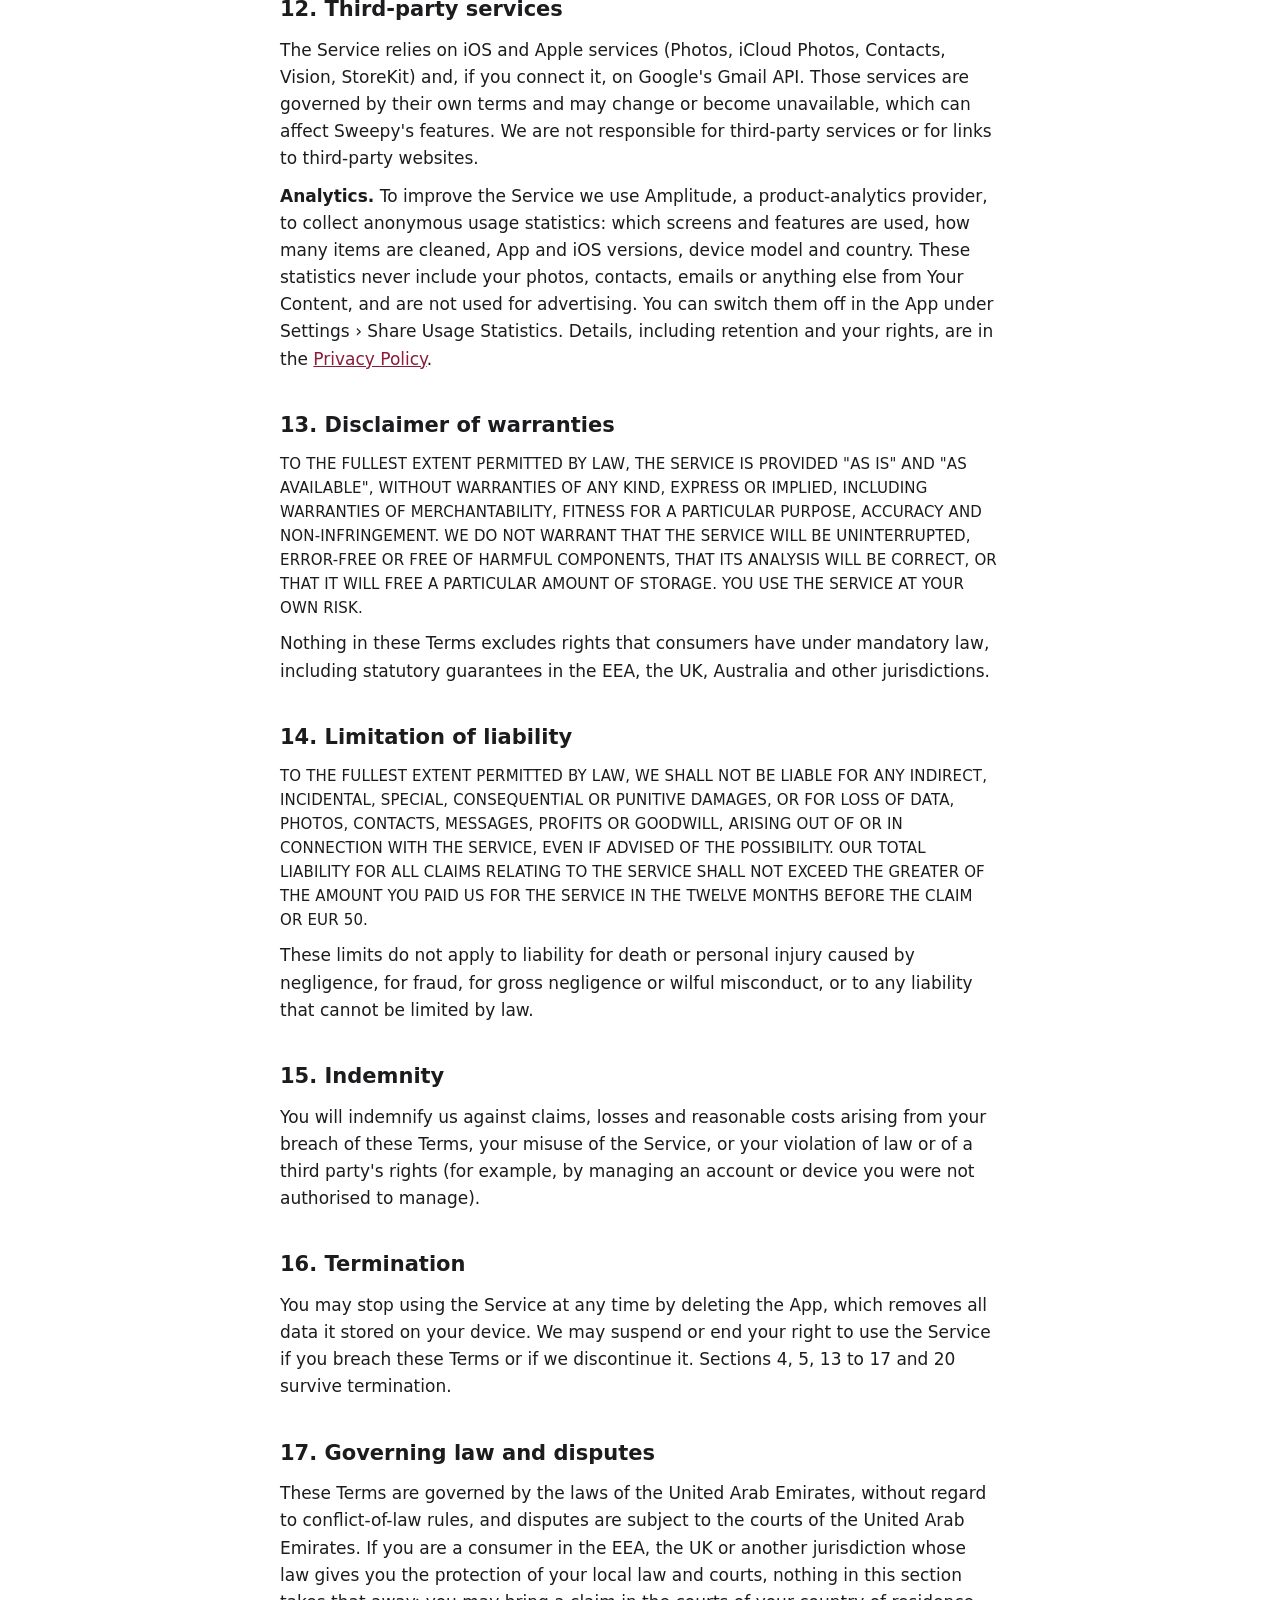
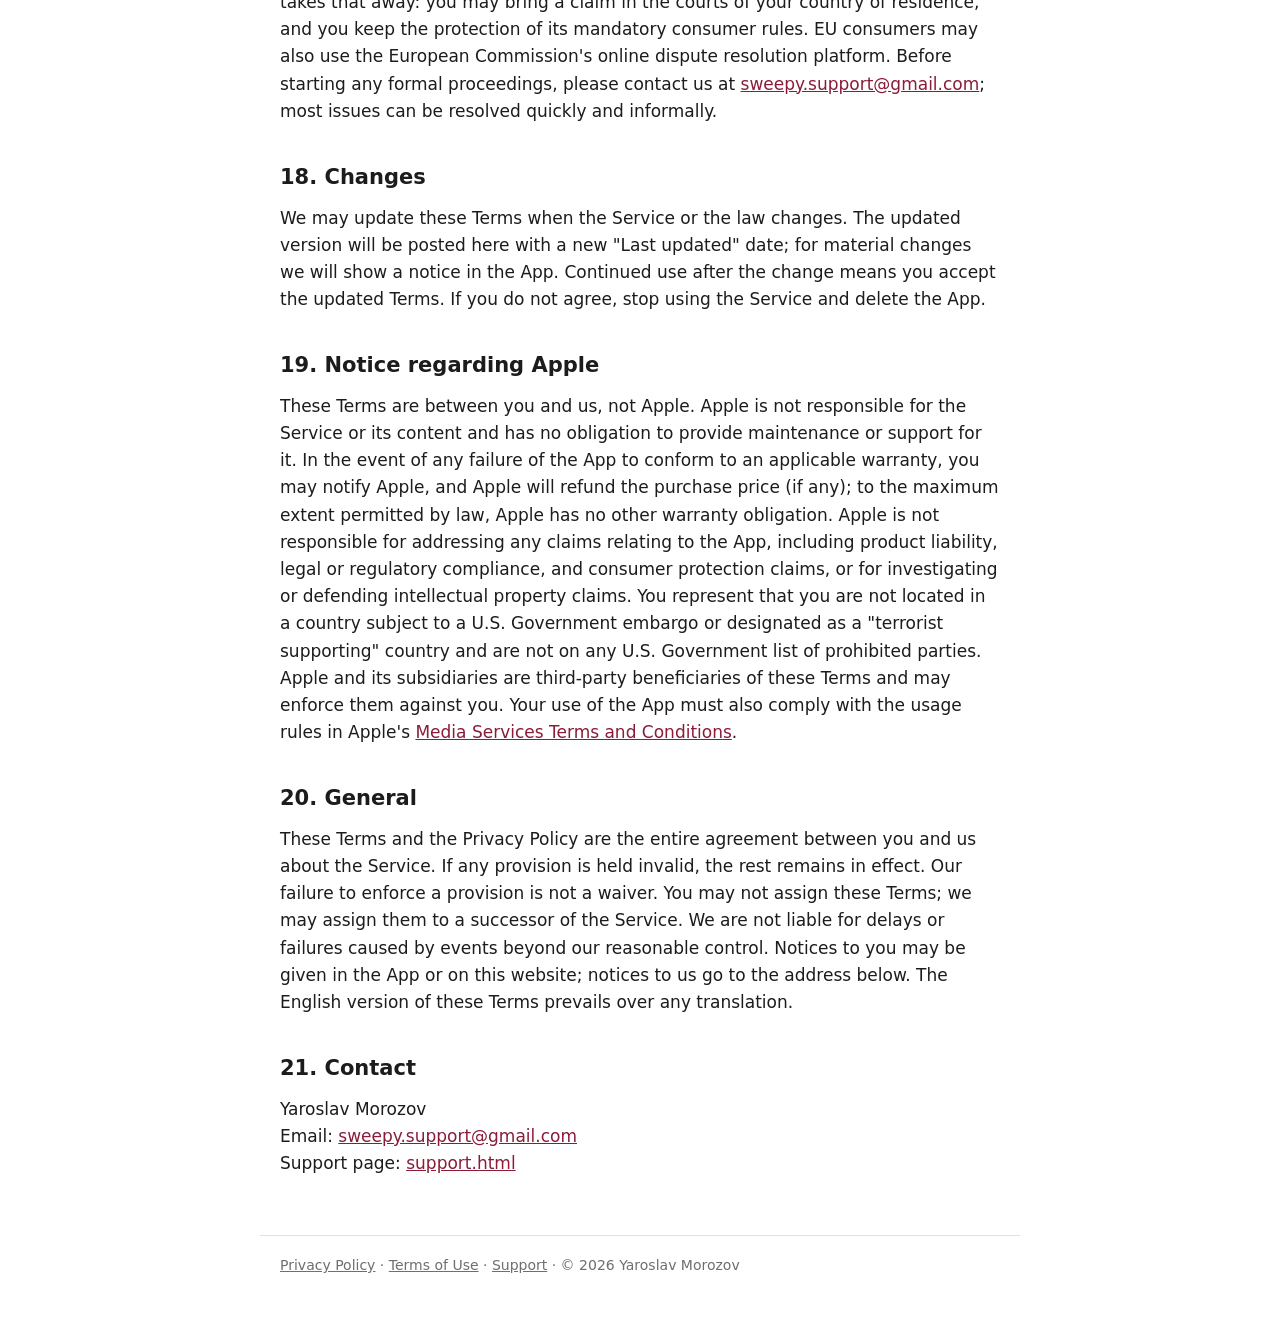
<file: terms.html>
<!doctype html>
<html lang="en">
<head>
<meta charset="utf-8">
<meta name="viewport" content="width=device-width, initial-scale=1">
<title>Sweepy — Terms of Use</title>
<link rel="stylesheet" href="style.css">
</head>
<body>
<header class="top">
  <a class="brand" href="index.html"><img src="icon.png" alt="" width="36" height="36"> Sweepy</a>
  <nav><a href="privacy.html">Privacy</a><a href="terms.html" class="active">Terms</a><a href="support.html">Support</a></nav>
</header>

<main>
<h1>Terms of Use</h1>
<p class="muted">Sweepy: Photo &amp; Storage Cleaner for iPhone · Last updated: November 2, 2026</p>

<div class="box">
  <h2 class="box-title">Important notice</h2>
  <p>Sweepy helps you find and remove photos, videos and contacts from your own iPhone. <strong>You decide what is deleted.</strong> Items you choose go to the Basket first, and iOS asks for a final confirmation before photos and videos are moved to Recently Deleted, where Apple keeps them for 30 days. Contacts are backed up inside the app before any merge or deletion. Please review the Basket before you confirm: we cannot recover anything you delete after those safeguards.</p>
  <p>Sweepy is currently free and has no account. We plan to introduce an auto-renewing subscription, Sweepy Pro, in a later version; section 10 sets out the terms that will apply to it. The App may also send anonymous usage statistics to our analytics provider, as described in section 12 and in the Privacy Policy.</p>
</div>

<h2>Contents</h2>
<ol class="toc">
  <li><a href="#t1">Agreement</a></li>
  <li><a href="#t2">Eligibility</a></li>
  <li><a href="#t3">The Service and your licence</a></li>
  <li><a href="#t4">Your content</a></li>
  <li><a href="#t5">Cleaning, deletion and recovery</a></li>
  <li><a href="#t6">Contacts</a></li>
  <li><a href="#t7">Compression, conversion and Secret Library</a></li>
  <li><a href="#t8">Phone Health and other estimates</a></li>
  <li><a href="#t9">Email Cleaner</a></li>
  <li><a href="#t10">Purchases and subscriptions</a></li>
  <li><a href="#t11">Permitted use and restrictions</a></li>
  <li><a href="#t12">Third-party services</a></li>
  <li><a href="#t13">Disclaimer of warranties</a></li>
  <li><a href="#t14">Limitation of liability</a></li>
  <li><a href="#t15">Indemnity</a></li>
  <li><a href="#t16">Termination</a></li>
  <li><a href="#t17">Governing law and disputes</a></li>
  <li><a href="#t18">Changes</a></li>
  <li><a href="#t19">Notice regarding Apple</a></li>
  <li><a href="#t20">General</a></li>
  <li><a href="#t21">Contact</a></li>
</ol>

<h2 id="t1">1. Agreement</h2>
<p>These Terms of Use ("Terms") are a binding agreement between you and Yaroslav Morozov ("we", "us") covering the Sweepy iPhone application, its widgets, and this website (together, the "Service"). By installing or using the Service you accept these Terms and our <a href="privacy.html">Privacy Policy</a>, which forms part of them. If you do not agree, do not use the Service and delete the App.</p>

<h2 id="t2">2. Eligibility</h2>
<p>You must be at least 13 years old (or 16 where that is the minimum age under local law) and legally able to enter into this agreement. The Service is intended for managing a device and accounts that you own or are authorised to manage.</p>

<h2 id="t3">3. The Service and your licence</h2>
<p>The Service, including its code, design, icons, mascot, texts and trademarks, belongs to us or our licensors and is protected by copyright and other laws. We grant you a personal, non-exclusive, non-transferable, revocable licence to install and use the App on Apple devices that you own or control, in accordance with these Terms and Apple's App Store terms. You may not copy, modify, distribute, sell, rent, reverse engineer or create derivative works of the Service, remove any notices, or use the Service for the benefit of a third party, except where applicable law expressly allows it.</p>
<p>We may change, add or remove features, and may discontinue the Service, at any time. Some features depend on a minimum iOS version, on the permissions you grant, or on an active iCloud or Google connection.</p>

<h2 id="t4">4. Your content</h2>
<p>You keep all rights to your photos, videos, contacts, emails and anything else the Service accesses on your device ("Your Content"). Sweepy processes Your Content only on your device and only to provide the features you use; we do not receive, store or claim any rights in it. You are responsible for Your Content, for having the right to manage the accounts you connect, and for keeping your own backups.</p>

<h2 id="t5">5. Cleaning, deletion and recovery</h2>
<p>Sweepy's groups, suggestions, "Keep" marks and Smart Cleaning picks are produced by automated analysis and <strong>may contain mistakes</strong>: two different photos may be grouped as similar, or the frame you prefer may not be the one marked. They are suggestions, not decisions. Before confirming, review the Basket and return anything you want to keep.</p>
<p>When you confirm a deletion, iOS moves photos and videos to the Recently Deleted album of the Photos app, where Apple keeps them for about 30 days before permanent removal; you can restore them from there during that period. Once that period has passed, or if you empty Recently Deleted yourself, the items cannot be recovered by us or by Apple. If iCloud Photos is enabled, deletions sync to all your devices.</p>
<p>To the extent permitted by law, we are not liable for the loss of items that you selected and confirmed for deletion, compression or conversion.</p>

<h2 id="t6">6. Contacts</h2>
<p>Duplicate groups, similar-name matches and merge previews are suggestions. Before Sweepy merges or deletes contacts it saves a safety copy inside the App; you can restore it from Contacts › Restore and undo the most recent merge. Safety copies live only on your device and are removed when you delete the App, so export a backup (.vcf) if you want a copy elsewhere. If your contacts sync with iCloud, Google or Exchange, changes made in Sweepy propagate to those accounts under their rules.</p>

<h2 id="t7">7. Compression, conversion and Secret Library</h2>
<p><strong>Video Compress and Photo Compress</strong> create a smaller copy (HEVC or HEIC) of the item you choose and, only after that copy has been saved successfully, remove the original. Compression reduces quality; review the result before confirming. <strong>Live to Still</strong> keeps the photo and removes the attached video clip; this cannot be reversed.</p>
<p><strong>Secret Library</strong> stores the items you move there inside the App, protected by a PIN that you choose. The PIN cannot be recovered or reset by us; if you forget it, the only way to use the feature again is to delete and reinstall the App, which removes the Secret Library and everything in it. Items in the Secret Library are not part of Apple Photos and are not backed up by iCloud Photos; they are included in a device backup only if you make one. Export anything important back to Photos before deleting the App.</p>

<h2 id="t8">8. Phone Health and other estimates</h2>
<p>The Health Score, the storage forecast, the "space to clean" figure and the savings shown for compression are estimates derived from readings and heuristics on your device. They are provided for information only, are not a diagnostic of your hardware, and may differ from the figures shown by iOS. Do not rely on them for decisions about repairs or purchases.</p>

<h2 id="t9">9. Email Cleaner</h2>
<p>Where the App offers an Email Cleaner, you may connect a Gmail account that you are authorised to use. Sweepy reads message headers and sizes and, on your instruction, moves messages to Gmail's Trash; Google's rules then determine how long trashed messages are retained and whether they can be restored. You are responsible for complying with your email provider's terms and with any obligation to retain records. You can disconnect the account at any time in the App or in your Google account settings.</p>

<h2 id="t10">10. Purchases and subscriptions</h2>
<p><strong>Today.</strong> Sweepy is offered free of charge, without in-app purchases.</p>
<p><strong>Sweepy Pro (planned).</strong> We intend to offer an auto-renewing subscription that unlocks additional features or removes limits. The free features available at the time will remain free; the exact split, prices and periods (for example, weekly, monthly or yearly, with or without a free trial) will be shown in the App before you buy and in the App Store listing. When Sweepy Pro is available, the following terms apply:</p>
<ul>
  <li><strong>Billing.</strong> All purchases are made through Apple's In-App Purchase and charged to your Apple ID at confirmation. We never receive your payment details.</li>
  <li><strong>Free trial.</strong> If a trial is offered, it converts to a paid subscription unless you cancel at least 24 hours before the trial ends.</li>
  <li><strong>Renewal.</strong> The subscription renews automatically for the same period at the price shown unless you cancel at least 24 hours before the end of the current period. Your account is charged for renewal within 24 hours before the period ends.</li>
  <li><strong>Cancellation.</strong> Manage or cancel in iOS Settings › Apple ID › Subscriptions. Access continues until the end of the paid period. Deleting the App does not cancel a subscription.</li>
  <li><strong>Price changes.</strong> We may change prices for new periods; Apple will notify you and, where required, ask for your agreement before a higher price applies.</li>
  <li><strong>Refunds.</strong> Refunds are handled by Apple under its policies (reportaproblem.apple.com); we cannot issue them ourselves.</li>
  <li><strong>Right of withdrawal.</strong> If you are a consumer in the EEA or the UK you may withdraw from a purchase within 14 days without giving a reason by contacting Apple or us; the right may lapse once you have started using the paid content with your express consent.</li>
  <li><strong>Family Sharing</strong> may be enabled for the subscription where Apple supports it.</li>
</ul>
<p>We will update these Terms and the App Store listing before any paid feature goes live.</p>

<h2 id="t11">11. Permitted use and restrictions</h2>
<p>You agree to use the Service only for lawful purposes and on devices and accounts you own or are authorised to manage. You must not: use the Service to access, delete or alter another person's data without permission; interfere with the Service or circumvent its security or licensing; extract its models, thresholds or assets to build a competing product; use automated tools against it; or misrepresent your affiliation with us.</p>

<h2 id="t12">12. Third-party services</h2>
<p>The Service relies on iOS and Apple services (Photos, iCloud Photos, Contacts, Vision, StoreKit) and, if you connect it, on Google's Gmail API. Those services are governed by their own terms and may change or become unavailable, which can affect Sweepy's features. We are not responsible for third-party services or for links to third-party websites.</p>
<p><strong>Analytics.</strong> To improve the Service we use Amplitude, a product-analytics provider, to collect anonymous usage statistics: which screens and features are used, how many items are cleaned, App and iOS versions, device model and country. These statistics never include your photos, contacts, emails or anything else from Your Content, and are not used for advertising. You can switch them off in the App under Settings › Share Usage Statistics. Details, including retention and your rights, are in the <a href="privacy.html#s4a">Privacy Policy</a>.</p>

<h2 id="t13">13. Disclaimer of warranties</h2>
<p class="caps">To the fullest extent permitted by law, the Service is provided "as is" and "as available", without warranties of any kind, express or implied, including warranties of merchantability, fitness for a particular purpose, accuracy and non-infringement. We do not warrant that the Service will be uninterrupted, error-free or free of harmful components, that its analysis will be correct, or that it will free a particular amount of storage. You use the Service at your own risk.</p>
<p>Nothing in these Terms excludes rights that consumers have under mandatory law, including statutory guarantees in the EEA, the UK, Australia and other jurisdictions.</p>

<h2 id="t14">14. Limitation of liability</h2>
<p class="caps">To the fullest extent permitted by law, we shall not be liable for any indirect, incidental, special, consequential or punitive damages, or for loss of data, photos, contacts, messages, profits or goodwill, arising out of or in connection with the Service, even if advised of the possibility. Our total liability for all claims relating to the Service shall not exceed the greater of the amount you paid us for the Service in the twelve months before the claim or EUR 50.</p>
<p>These limits do not apply to liability for death or personal injury caused by negligence, for fraud, for gross negligence or wilful misconduct, or to any liability that cannot be limited by law.</p>

<h2 id="t15">15. Indemnity</h2>
<p>You will indemnify us against claims, losses and reasonable costs arising from your breach of these Terms, your misuse of the Service, or your violation of law or of a third party's rights (for example, by managing an account or device you were not authorised to manage).</p>

<h2 id="t16">16. Termination</h2>
<p>You may stop using the Service at any time by deleting the App, which removes all data it stored on your device. We may suspend or end your right to use the Service if you breach these Terms or if we discontinue it. Sections 4, 5, 13 to 17 and 20 survive termination.</p>

<h2 id="t17">17. Governing law and disputes</h2>
<p>These Terms are governed by the laws of the United Arab Emirates, without regard to conflict-of-law rules, and disputes are subject to the courts of the United Arab Emirates. If you are a consumer in the EEA, the UK or another jurisdiction whose law gives you the protection of your local law and courts, nothing in this section takes that away: you may bring a claim in the courts of your country of residence, and you keep the protection of its mandatory consumer rules. EU consumers may also use the European Commission's online dispute resolution platform. Before starting any formal proceedings, please contact us at <a href="mailto:sweepy.support@gmail.com">sweepy.support@gmail.com</a>; most issues can be resolved quickly and informally.</p>

<h2 id="t18">18. Changes</h2>
<p>We may update these Terms when the Service or the law changes. The updated version will be posted here with a new "Last updated" date; for material changes we will show a notice in the App. Continued use after the change means you accept the updated Terms. If you do not agree, stop using the Service and delete the App.</p>

<h2 id="t19">19. Notice regarding Apple</h2>
<p>These Terms are between you and us, not Apple. Apple is not responsible for the Service or its content and has no obligation to provide maintenance or support for it. In the event of any failure of the App to conform to an applicable warranty, you may notify Apple, and Apple will refund the purchase price (if any); to the maximum extent permitted by law, Apple has no other warranty obligation. Apple is not responsible for addressing any claims relating to the App, including product liability, legal or regulatory compliance, and consumer protection claims, or for investigating or defending intellectual property claims. You represent that you are not located in a country subject to a U.S. Government embargo or designated as a "terrorist supporting" country and are not on any U.S. Government list of prohibited parties. Apple and its subsidiaries are third-party beneficiaries of these Terms and may enforce them against you. Your use of the App must also comply with the usage rules in Apple's <a href="https://www.apple.com/legal/internet-services/itunes/">Media Services Terms and Conditions</a>.</p>

<h2 id="t20">20. General</h2>
<p>These Terms and the Privacy Policy are the entire agreement between you and us about the Service. If any provision is held invalid, the rest remains in effect. Our failure to enforce a provision is not a waiver. You may not assign these Terms; we may assign them to a successor of the Service. We are not liable for delays or failures caused by events beyond our reasonable control. Notices to you may be given in the App or on this website; notices to us go to the address below. The English version of these Terms prevails over any translation.</p>

<h2 id="t21">21. Contact</h2>
<p>Yaroslav Morozov<br>Email: <a href="mailto:sweepy.support@gmail.com">sweepy.support@gmail.com</a><br>Support page: <a href="support.html">support.html</a></p>
</main>

<footer><a href="privacy.html">Privacy Policy</a> · <a href="terms.html">Terms of Use</a> · <a href="support.html">Support</a> · © 2026 Yaroslav Morozov</footer>
</body>
</html>
</file>
<file: style.css>
:root {
  color-scheme: light dark;
  --accent: #8A1C3A;
  --accent-light: #C9476B;
  --text: #1C1C1E;
  --muted: #6E6E73;
  --bg: #FFFFFF;
  --card: #F6F1EC;
  --line: #E5E0DA;
}
@media (prefers-color-scheme: dark) {
  :root { --text: #F2F2F7; --muted: #A1A1A6; --bg: #0B0B0D; --card: #1A1517; --line: #2C2528; --accent: #C9476B; }
}
* { box-sizing: border-box; }
body { margin: 0; background: var(--bg); color: var(--text); font: 17px/1.6 -apple-system, system-ui, "Segoe UI", sans-serif; }
.top { max-width: 760px; margin: 0 auto; padding: 18px 20px; display: flex; align-items: center; justify-content: space-between; gap: 16px; }
.brand { display: flex; align-items: center; gap: 10px; font-weight: 700; font-size: 19px; color: var(--text); text-decoration: none; }
.brand img { border-radius: 9px; }
nav a { color: var(--muted); text-decoration: none; margin-left: 18px; font-size: 15px; }
nav a.active, nav a:hover { color: var(--accent); }
main { max-width: 760px; margin: 0 auto; padding: 8px 20px 48px; }
h1 { font-size: 34px; line-height: 1.15; margin: 8px 0 4px; }
h2 { font-size: 21px; margin: 36px 0 10px; }
h3 { font-size: 17px; margin: 22px 0 6px; }
p { margin: 10px 0; }
.muted { color: var(--muted); }
a { color: var(--accent); }
ul, ol { padding-left: 22px; }
li { margin: 4px 0; }
.box { background: var(--card); border: 1px solid var(--line); border-radius: 16px; padding: 18px 20px; margin: 22px 0; }
.box-title { margin: 0 0 8px; font-size: 17px; }
.toc { columns: 2; column-gap: 24px; font-size: 15px; }
.toc a { text-decoration: none; }
.caps { text-transform: uppercase; letter-spacing: .01em; font-size: 15px; }
.hero { text-align: center; padding: 36px 0 12px; }
.hero img { width: 112px; height: 112px; border-radius: 26px; box-shadow: 0 12px 32px rgba(138,28,58,.25); }
.hero h1 { margin-top: 18px; }
.hero p { font-size: 19px; color: var(--muted); max-width: 520px; margin: 8px auto 20px; }
.button { display: inline-block; background: var(--accent); color: #fff; text-decoration: none; padding: 12px 22px; border-radius: 14px; font-weight: 600; }
.grid { display: grid; grid-template-columns: repeat(auto-fit, minmax(220px, 1fr)); gap: 14px; margin: 28px 0; }
.card { background: var(--card); border: 1px solid var(--line); border-radius: 16px; padding: 16px 18px; }
.card h3 { margin: 0 0 6px; }
.card p { margin: 0; color: var(--muted); font-size: 15px; }
details { margin: 10px 0; border-bottom: 1px solid var(--line); padding-bottom: 10px; }
summary { cursor: pointer; font-weight: 600; }
footer { max-width: 760px; margin: 0 auto; padding: 18px 20px 40px; color: var(--muted); font-size: 14px; border-top: 1px solid var(--line); }
footer a { color: var(--muted); }
@media (max-width: 520px) { .toc { columns: 1; } nav a { margin-left: 12px; } h1 { font-size: 28px; } }
</file>
